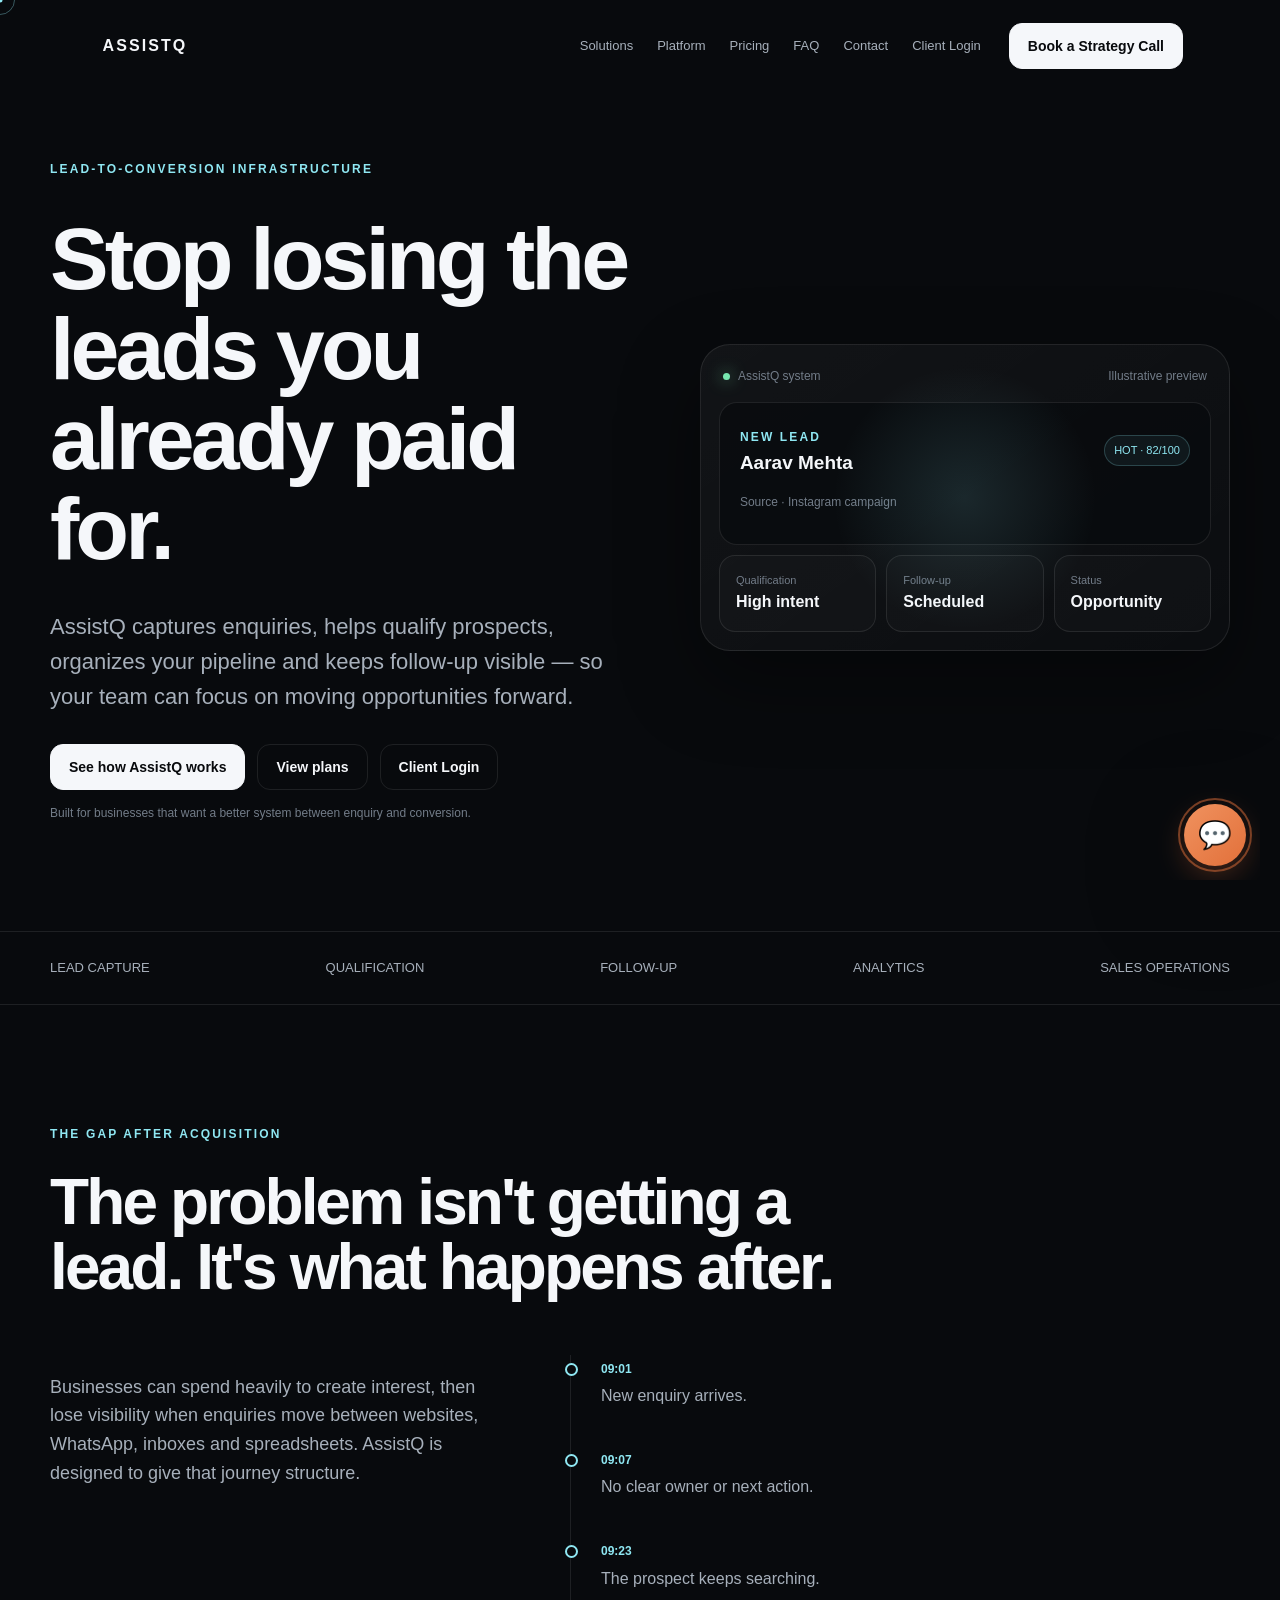
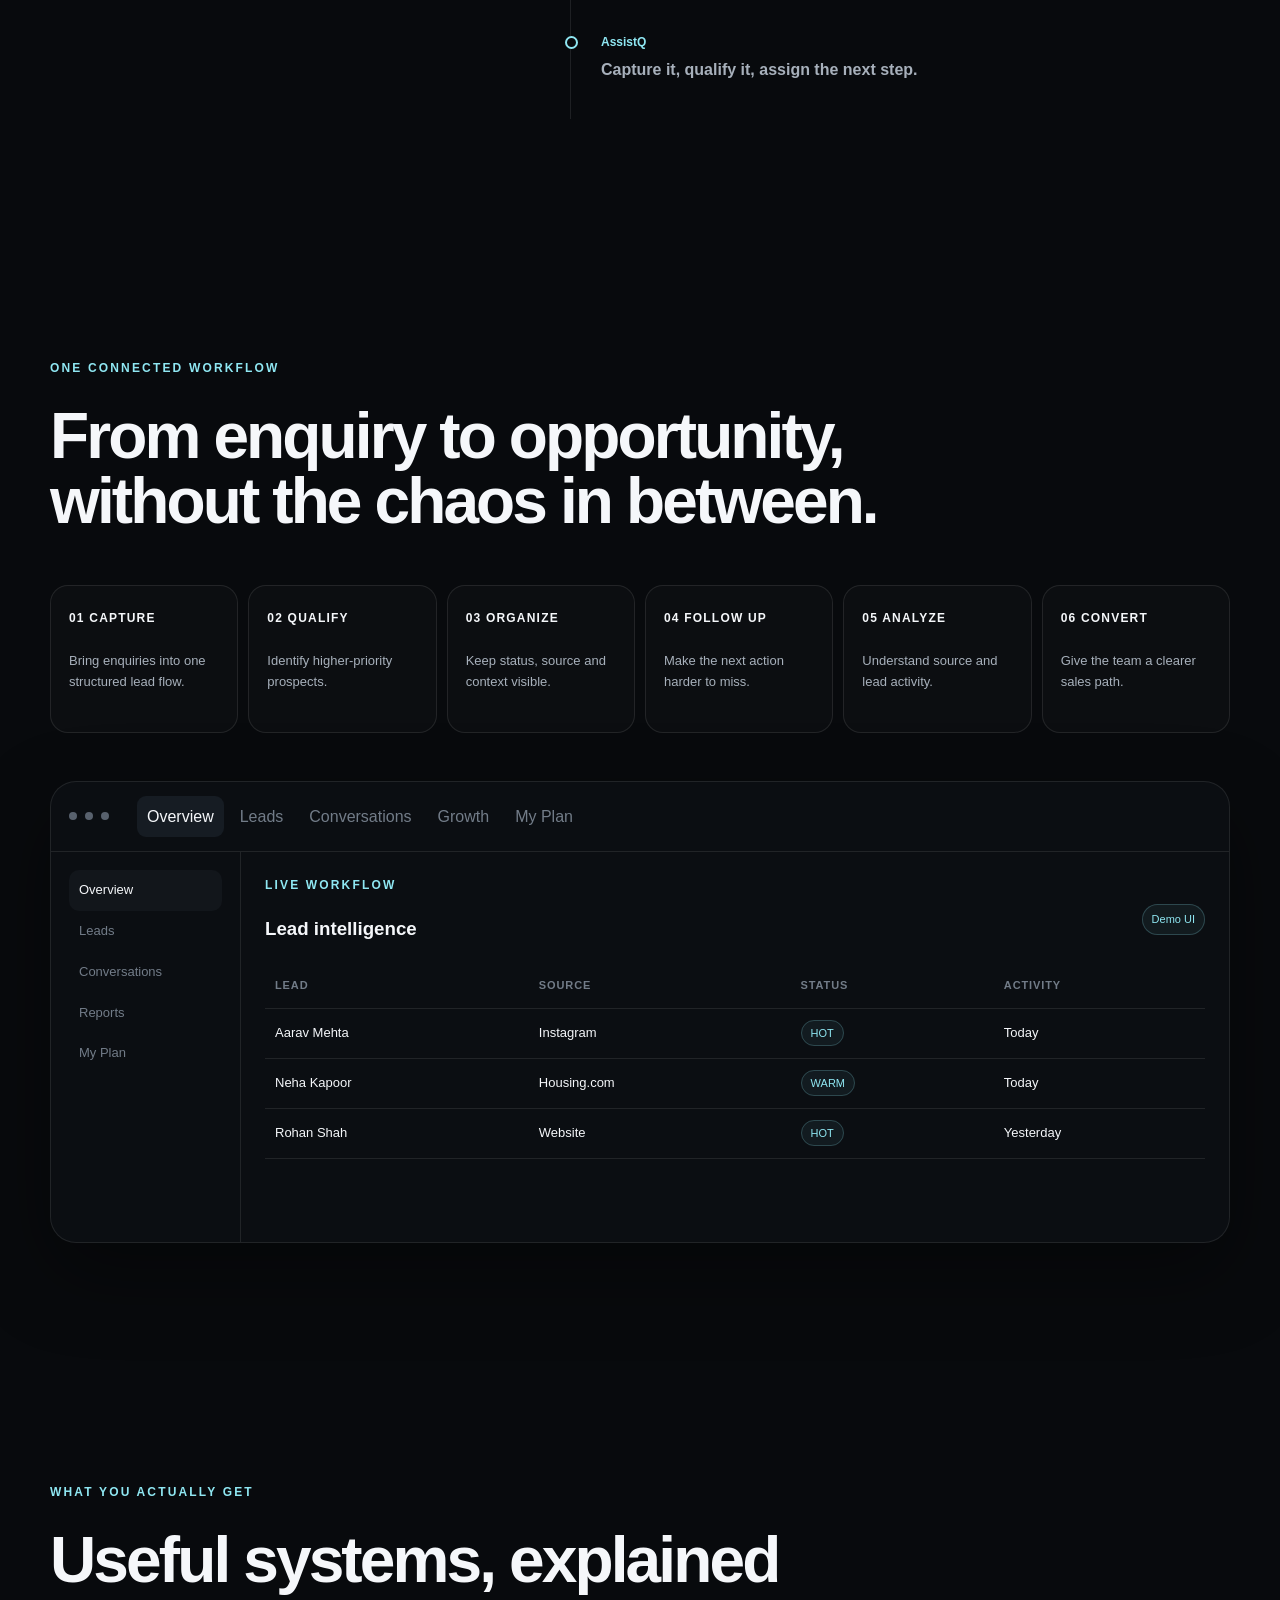
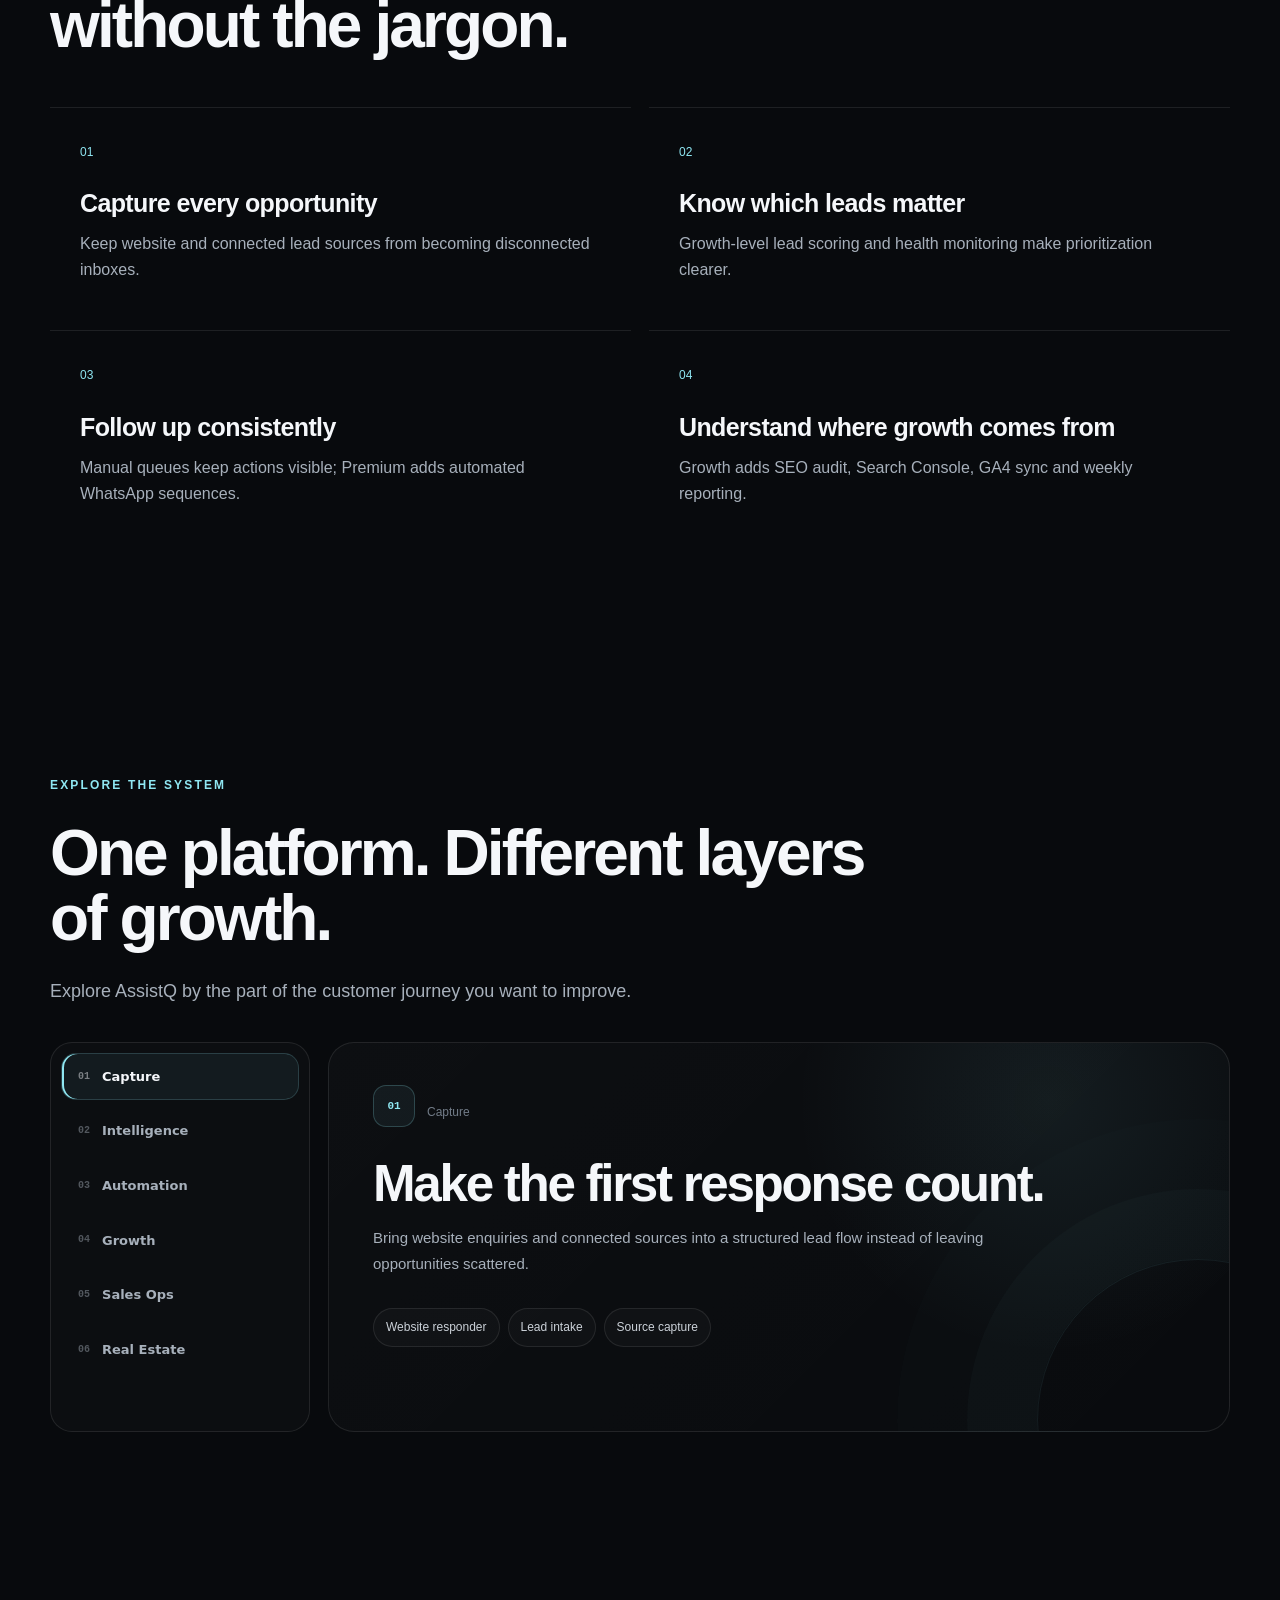
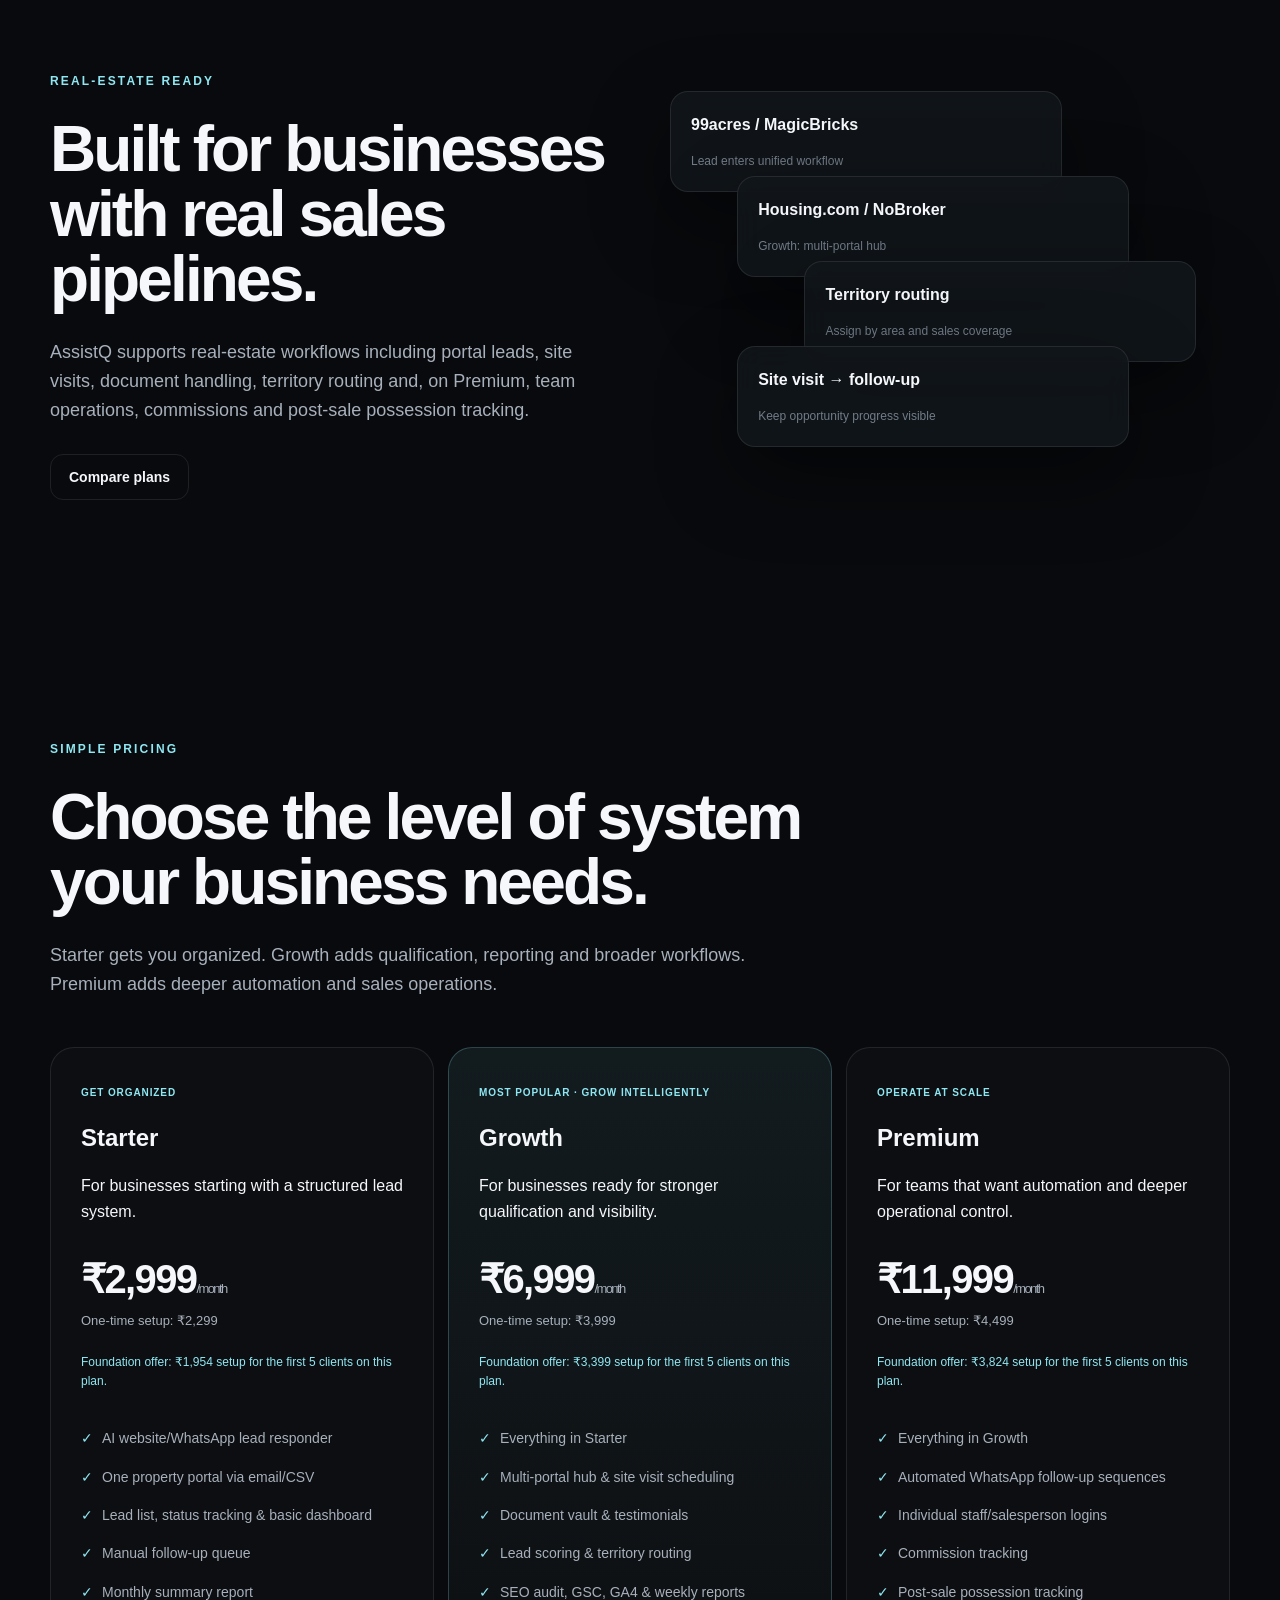
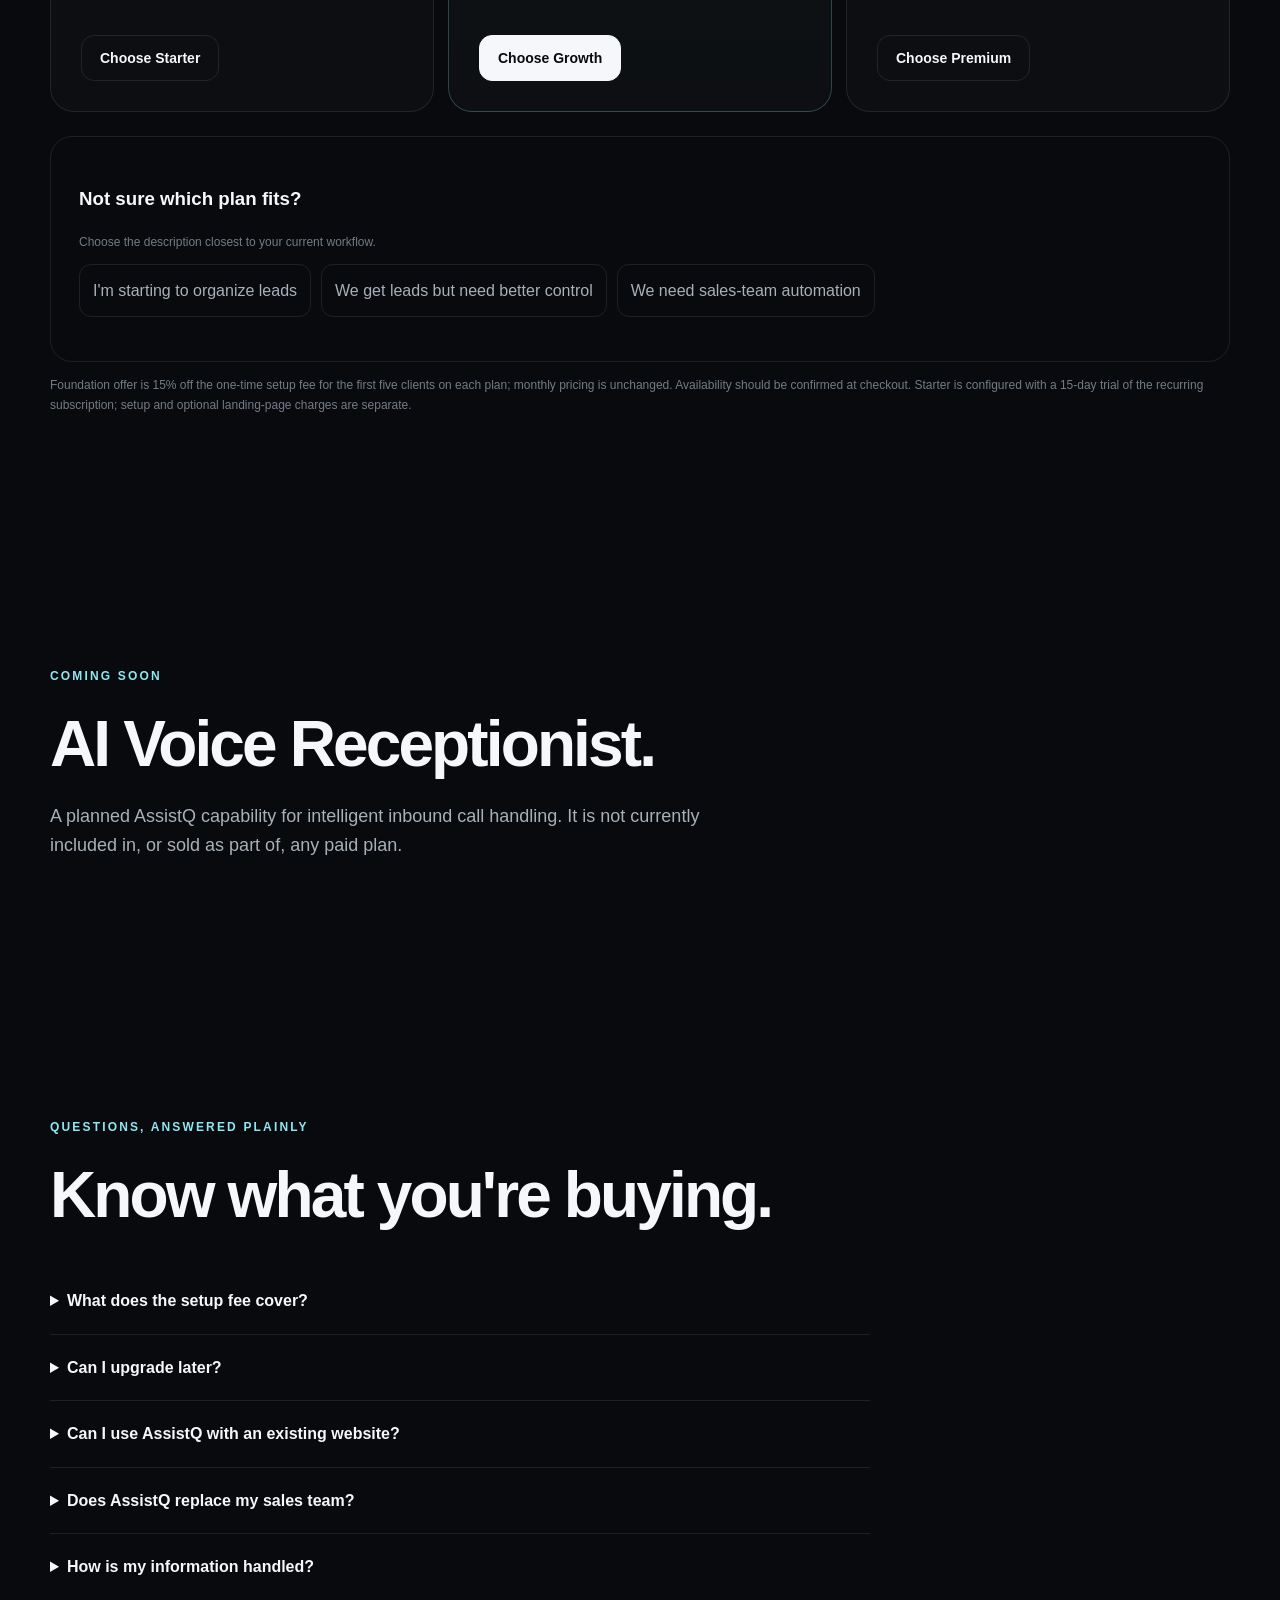
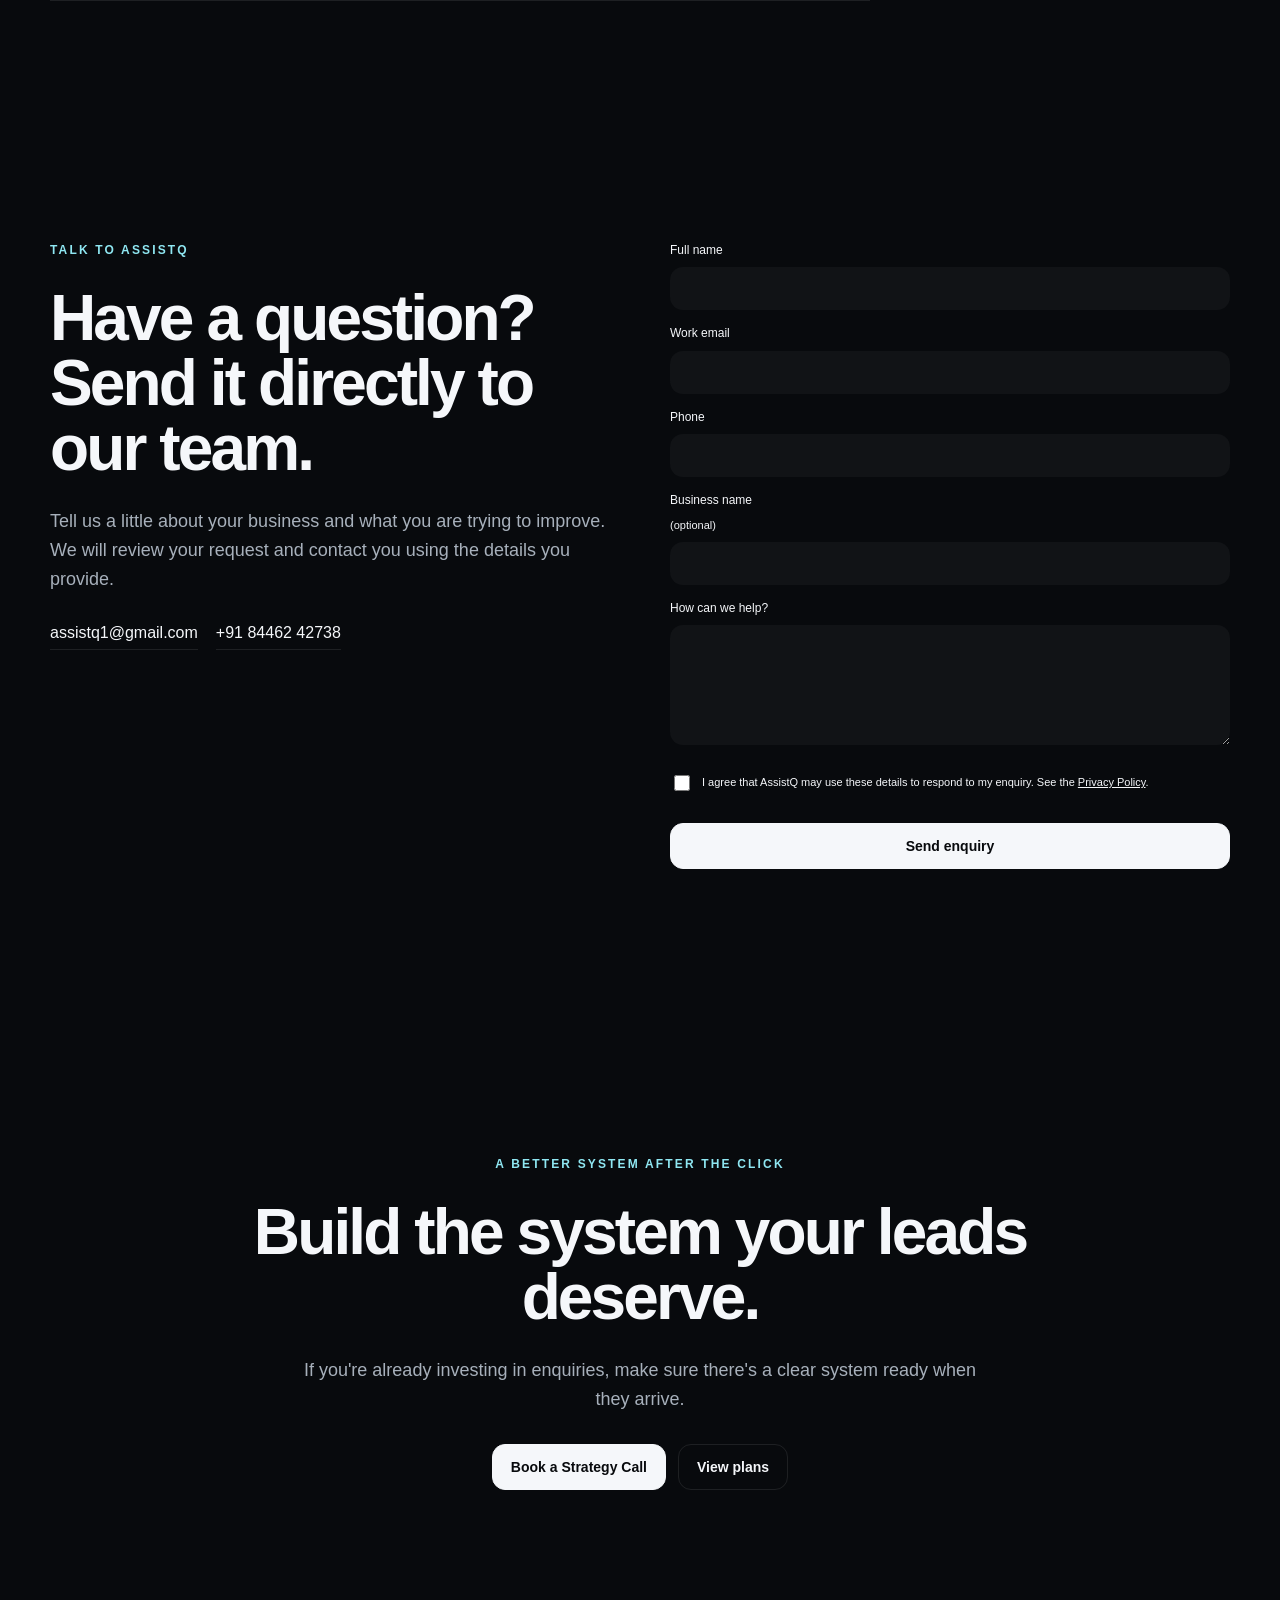
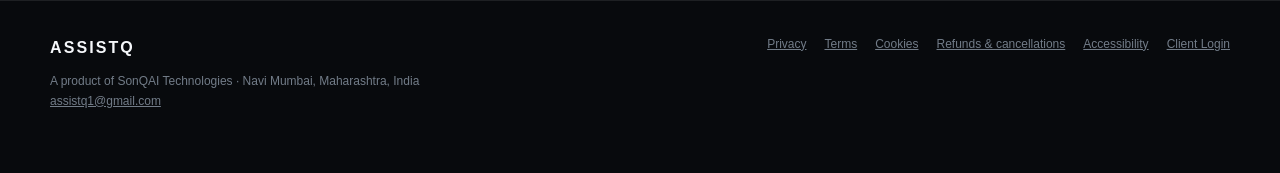
<file: index.html>
<!doctype html><html lang="en-IN"><head><meta charset="utf-8"><meta name="viewport" content="width=device-width,initial-scale=1"><title>AssistQ — Lead-to-Conversion System for Growing Businesses</title><meta name="description" content="AssistQ helps businesses capture, qualify, organize and follow up with leads through one practical growth system."><link rel="canonical" href="https://www.assistq.in/"><meta name="theme-color" content="#080a0d"><link rel="icon" href="favicon.svg"><link rel="stylesheet" href="styles.css"><meta property="og:title" content="AssistQ — From enquiry to opportunity"><meta property="og:description" content="A clearer system for capturing, qualifying, organizing and following up with leads."><meta property="og:type" content="website"><meta property="og:url" content="https://www.assistq.in/"><script type="application/ld+json">{"@context":"https://schema.org","@type":"Organization","name":"AssistQ","url":"https://www.assistq.in/","email":"assistq1@gmail.com","parentOrganization":{"@type":"Organization","name":"SonQAI Technologies"}}</script></head><body>
<a class="skip" href="#main">Skip to main content</a><div class="cursorDot"></div><div class="cursorRing"></div>
<nav class="nav" aria-label="Primary"><a class="brand" href="#top" aria-label="AssistQ home">ASSISTQ</a><div class="navlinks"><a href="#solutions">Solutions</a><a href="#platform">Platform</a><a href="#pricing">Pricing</a><a href="#faq">FAQ</a><a href="#contact">Contact</a><a class="navLogin" href="https://app.assistq.in/" rel="noopener">Client Login</a></div><a class="btn primary" href="#demo" data-open-form="demo">Book a Strategy Call</a></nav>
<main id="main"><section class="hero" id="top"><div class="wrap heroGrid"><div class="reveal"><div class="eyebrow">Lead-to-conversion infrastructure</div><h1>Stop losing the leads you already paid for.</h1><p class="lead">AssistQ captures enquiries, helps qualify prospects, organizes your pipeline and keeps follow-up visible — so your team can focus on moving opportunities forward.</p><div class="actions"><a class="btn primary" href="#platform">See how AssistQ works</a><a class="btn" href="#pricing">View plans</a><a class="btn ghost" href="https://app.assistq.in/" rel="noopener">Client Login</a></div><p class="micro">Built for businesses that want a better system between enquiry and conversion.</p></div><div class="command reveal" aria-label="Illustrative AssistQ product preview"><div class="topline"><span><i class="dot"></i>AssistQ system</span><span>Illustrative preview</span></div><div class="leadcard"><div class="row"><div><span class="eyebrow">New lead</span><strong>Aarav Mehta</strong></div><span class="pill">HOT · 82/100</span></div><p class="micro">Source · Instagram campaign</p></div><div class="metricGrid"><div class="metric"><span>Qualification</span><b>High intent</b></div><div class="metric"><span>Follow-up</span><b>Scheduled</b></div><div class="metric"><span>Status</span><b>Opportunity</b></div></div></div></div></section>
<div class="strip"><div class="wrap stripin" aria-label="Core capabilities"><span>LEAD CAPTURE</span><span>QUALIFICATION</span><span>FOLLOW-UP</span><span>ANALYTICS</span><span>SALES OPERATIONS</span></div></div>
<section class="section" id="solutions"><div class="wrap"><div class="eyebrow">The gap after acquisition</div><h2 class="reveal">The problem isn't getting a lead. It's what happens after.</h2><div class="story"><p class="sectionIntro reveal">Businesses can spend heavily to create interest, then lose visibility when enquiries move between websites, WhatsApp, inboxes and spreadsheets. AssistQ is designed to give that journey structure.</p><div class="timeline reveal"><div class="event"><time>09:01</time><p>New enquiry arrives.</p></div><div class="event"><time>09:07</time><p>No clear owner or next action.</p></div><div class="event"><time>09:23</time><p>The prospect keeps searching.</p></div><div class="event"><time>AssistQ</time><p><strong>Capture it, qualify it, assign the next step.</strong></p></div></div></div></div></section>
<section class="section" id="platform"><div class="wrap"><div class="eyebrow">One connected workflow</div><h2 class="reveal">From enquiry to opportunity, without the chaos in between.</h2><div class="systemFlow reveal"><div class="node"><b>01 CAPTURE</b><p>Bring enquiries into one structured lead flow.</p></div><div class="node"><b>02 QUALIFY</b><p>Identify higher-priority prospects.</p></div><div class="node"><b>03 ORGANIZE</b><p>Keep status, source and context visible.</p></div><div class="node"><b>04 FOLLOW UP</b><p>Make the next action harder to miss.</p></div><div class="node"><b>05 ANALYZE</b><p>Understand source and lead activity.</p></div><div class="node"><b>06 CONVERT</b><p>Give the team a clearer sales path.</p></div></div>
<div class="dashboard reveal"><div class="dashbar"><i></i><i></i><i></i><div class="tabs" role="tablist" aria-label="Product preview sections"><button class="tab active" data-tab="Overview">Overview</button><button class="tab" data-tab="Leads">Leads</button><button class="tab" data-tab="Conversations">Conversations</button><button class="tab" data-tab="Growth">Growth</button><button class="tab" data-tab="My Plan">My Plan</button></div></div><div class="dashbody"><aside class="dashside"><div class="on">Overview</div><div>Leads</div><div>Conversations</div><div>Reports</div><div>My Plan</div></aside><div class="dashmain"><div class="row"><div><div class="eyebrow">Live workflow</div><h3>Lead intelligence</h3></div><span class="pill">Demo UI</span></div><table class="table"><thead><tr><th>Lead</th><th>Source</th><th>Status</th><th>Activity</th></tr></thead><tbody id="demoRows"><tr><td>Aarav Mehta</td><td>Instagram</td><td><span class="pill">HOT</span></td><td>Today</td></tr><tr><td>Neha Kapoor</td><td>Housing.com</td><td><span class="pill">WARM</span></td><td>Today</td></tr><tr><td>Rohan Shah</td><td>Website</td><td><span class="pill">HOT</span></td><td>Yesterday</td></tr></tbody></table></div></div></div></div></section>
<section class="section"><div class="wrap"><div class="eyebrow">What you actually get</div><h2 class="reveal">Useful systems, explained without the jargon.</h2><div class="featureGrid"><div class="feature reveal"><span class="n">01</span><h3>Capture every opportunity</h3><p>Keep website and connected lead sources from becoming disconnected inboxes.</p></div><div class="feature reveal"><span class="n">02</span><h3>Know which leads matter</h3><p>Growth-level lead scoring and health monitoring make prioritization clearer.</p></div><div class="feature reveal"><span class="n">03</span><h3>Follow up consistently</h3><p>Manual queues keep actions visible; Premium adds automated WhatsApp sequences.</p></div><div class="feature reveal"><span class="n">04</span><h3>Understand where growth comes from</h3><p>Growth adds SEO audit, Search Console, GA4 sync and weekly reporting.</p></div></div></div></section>

<section class="section" id="service-explorer">
<div class="wrap">
  <div class="eyebrow">Explore the system</div>
  <h2 class="reveal">One platform. Different layers of growth.</h2>
  <p class="sectionIntro reveal">Explore AssistQ by the part of the customer journey you want to improve.</p>
  <div class="serviceExplorer reveal" data-service-explorer>
    <div class="serviceRail" role="tablist" aria-label="AssistQ service categories">
      <button class="serviceTab active" role="tab" aria-selected="true" data-service="capture"><span>01</span> Capture</button>
      <button class="serviceTab" role="tab" aria-selected="false" data-service="intelligence"><span>02</span> Intelligence</button>
      <button class="serviceTab" role="tab" aria-selected="false" data-service="automation"><span>03</span> Automation</button>
      <button class="serviceTab" role="tab" aria-selected="false" data-service="growth"><span>04</span> Growth</button>
      <button class="serviceTab" role="tab" aria-selected="false" data-service="sales"><span>05</span> Sales Ops</button>
      <button class="serviceTab" role="tab" aria-selected="false" data-service="realestate"><span>06</span> Real Estate</button>
    </div>
    <div class="serviceStage" aria-live="polite">
      <div class="servicePanel active" data-panel="capture">
        <div class="servicePanelTop"><span class="serviceIcon">01</span><span class="micro">Capture</span></div>
        <h3>Make the first response count.</h3>
        <p>Bring website enquiries and connected sources into a structured lead flow instead of leaving opportunities scattered.</p>
        <div class="serviceMiniGrid"><span>Website responder</span><span>Lead intake</span><span>Source capture</span></div>
      </div>
      <div class="servicePanel" data-panel="intelligence">
        <div class="servicePanelTop"><span class="serviceIcon">02</span><span class="micro">Intelligence</span></div>
        <h3>See which opportunities deserve attention.</h3>
        <p>Growth adds lead scoring, health monitoring and richer context so your team can prioritize more deliberately.</p>
        <div class="serviceMiniGrid"><span>Lead scoring</span><span>Lead health</span><span>Context</span></div>
      </div>
      <div class="servicePanel" data-panel="automation">
        <div class="servicePanelTop"><span class="serviceIcon">03</span><span class="micro">Automation</span></div>
        <h3>Keep follow-up moving.</h3>
        <p>Premium adds automated WhatsApp follow-up sequences while the core platform keeps manual next actions visible.</p>
        <div class="serviceMiniGrid"><span>WhatsApp sequences</span><span>Follow-up queue</span><span>Reminders</span></div>
      </div>
      <div class="servicePanel" data-panel="growth">
        <div class="servicePanelTop"><span class="serviceIcon">04</span><span class="micro">Growth</span></div>
        <h3>Understand where your opportunities come from.</h3>
        <p>Growth adds SEO audit, Search Console, GA4 sync and weekly reporting for clearer acquisition visibility.</p>
        <div class="serviceMiniGrid"><span>SEO audit</span><span>GSC</span><span>GA4</span></div>
      </div>
      <div class="servicePanel" data-panel="sales">
        <div class="servicePanelTop"><span class="serviceIcon">05</span><span class="micro">Sales Operations</span></div>
        <h3>Give the team a shared operating layer.</h3>
        <p>Premium adds individual salesperson logins, commission tracking and deeper sales-operation controls.</p>
        <div class="serviceMiniGrid"><span>Staff logins</span><span>Commissions</span><span>Team workflow</span></div>
      </div>
      <div class="servicePanel" data-panel="realestate">
        <div class="servicePanelTop"><span class="serviceIcon">06</span><span class="micro">Real Estate</span></div>
        <h3>Built around property-sales workflows.</h3>
        <p>Connect portal leads, manage site visits, route opportunities by territory and keep post-sale work visible.</p>
        <div class="serviceMiniGrid"><span>Portals</span><span>Site visits</span><span>Territories</span></div>
      </div>
    </div>
  </div>
</div>
</section>

<section class="section"><div class="wrap realestate"><div><div class="eyebrow">Real-estate ready</div><h2 class="reveal">Built for businesses with real sales pipelines.</h2><p class="sectionIntro">AssistQ supports real-estate workflows including portal leads, site visits, document handling, territory routing and, on Premium, team operations, commissions and post-sale possession tracking.</p><div class="actions"><a class="btn" href="#pricing">Compare plans</a></div></div><div class="portalStack reveal" aria-label="Supported real-estate workflow examples"><div class="portal"><b>99acres / MagicBricks</b><div class="micro">Lead enters unified workflow</div></div><div class="portal"><b>Housing.com / NoBroker</b><div class="micro">Growth: multi-portal hub</div></div><div class="portal"><b>Territory routing</b><div class="micro">Assign by area and sales coverage</div></div><div class="portal"><b>Site visit → follow-up</b><div class="micro">Keep opportunity progress visible</div></div></div></div></section>
<section class="section" id="pricing"><div class="wrap"><div class="eyebrow">Simple pricing</div><h2 class="reveal">Choose the level of system your business needs.</h2><p class="sectionIntro">Starter gets you organized. Growth adds qualification, reporting and broader workflows. Premium adds deeper automation and sales operations.</p><div class="pricing">
<article class="plan reveal" data-live-plan="starter"><span class="badge">GET ORGANIZED</span><h3>Starter</h3><p>For businesses starting with a structured lead system.</p><div class="price"><span data-monthly>₹2,999</span><small>/month</small></div><div class="setup">One-time setup: <span data-setup>₹2,299</span></div><div class="found" data-found>Foundation offer: ₹1,954 setup for the first 5 clients on this plan.</div><ul><li>AI website/WhatsApp lead responder</li><li>One property portal via email/CSV</li><li>Lead list, status tracking & basic dashboard</li><li>Manual follow-up queue</li><li>Monthly summary report</li></ul><a class="btn" href="payment.html?plan=starter">Choose Starter</a></article>
<article class="plan pop reveal" data-live-plan="growth"><span class="badge">MOST POPULAR · GROW INTELLIGENTLY</span><h3>Growth</h3><p>For businesses ready for stronger qualification and visibility.</p><div class="price"><span data-monthly>₹6,999</span><small>/month</small></div><div class="setup">One-time setup: <span data-setup>₹3,999</span></div><div class="found" data-found>Foundation offer: ₹3,399 setup for the first 5 clients on this plan.</div><ul><li>Everything in Starter</li><li>Multi-portal hub & site visit scheduling</li><li>Document vault & testimonials</li><li>Lead scoring & territory routing</li><li>SEO audit, GSC, GA4 & weekly reports</li></ul><a class="btn primary" href="payment.html?plan=growth">Choose Growth</a></article>
<article class="plan reveal" data-live-plan="premium"><span class="badge">OPERATE AT SCALE</span><h3>Premium</h3><p>For teams that want automation and deeper operational control.</p><div class="price"><span data-monthly>₹11,999</span><small>/month</small></div><div class="setup">One-time setup: <span data-setup>₹4,499</span></div><div class="found" data-found>Foundation offer: ₹3,824 setup for the first 5 clients on this plan.</div><ul><li>Everything in Growth</li><li>Automated WhatsApp follow-up sequences</li><li>Individual staff/salesperson logins</li><li>Commission tracking</li><li>Post-sale possession tracking</li></ul><a class="btn" href="payment.html?plan=premium">Choose Premium</a></article></div>
<div class="decision reveal"><h3>Not sure which plan fits?</h3><p class="micro">Choose the description closest to your current workflow.</p><div class="choices"><button class="choice" data-plan="Starter" data-reason="you want to structure lead capture and follow-up first.">I'm starting to organize leads</button><button class="choice" data-plan="Growth" data-reason="you already get leads and need better qualification, reporting and routing.">We get leads but need better control</button><button class="choice" data-plan="Premium" data-reason="you have a sales team and need automation and operational depth.">We need sales-team automation</button></div><div class="recommend" aria-live="polite"></div></div><p class="micro">Foundation offer is 15% off the one-time setup fee for the first five clients on each plan; monthly pricing is unchanged. Availability should be confirmed at checkout. Starter is configured with a 15-day trial of the recurring subscription; setup and optional landing-page charges are separate.</p></div></section>
<section class="section"><div class="wrap"><div class="eyebrow">Coming soon</div><h2 class="reveal">AI Voice Receptionist.</h2><p class="sectionIntro">A planned AssistQ capability for intelligent inbound call handling. It is not currently included in, or sold as part of, any paid plan.</p></div></section>
<section class="section" id="faq"><div class="wrap"><div class="eyebrow">Questions, answered plainly</div><h2 class="reveal">Know what you're buying.</h2><div class="faq"><details><summary>What does the setup fee cover?</summary><p>It covers the initial onboarding and configuration work required to prepare your AssistQ system for your business. Any separate optional service is shown before payment.</p></details><details><summary>Can I upgrade later?</summary><p>Yes. Features are structured by plan, so a business can move to a higher plan when it needs more capability.</p></details><details><summary>Can I use AssistQ with an existing website?</summary><p>Yes. The lead responder can be deployed on an existing website. If you do not have a website, an optional hosted landing page is currently priced at ₹2,999 one-time.</p></details><details><summary>Does AssistQ replace my sales team?</summary><p>No. AssistQ is designed to give the team a better workflow for lead capture, qualification, follow-up and visibility.</p></details><details><summary>How is my information handled?</summary><p>We aim to collect only data needed to respond to requests, provide the service, process payment and meet legal obligations. See the Privacy Policy for details.</p></details></div></div></section>
<section class="section contactSection" id="contact">
<div class="wrap contactGrid">
<div class="reveal"><div class="eyebrow">Talk to AssistQ</div><h2>Have a question? Send it directly to our team.</h2><p class="sectionIntro">Tell us a little about your business and what you are trying to improve. We will review your request and contact you using the details you provide.</p><div class="contactMeta"><a href="mailto:assistq1@gmail.com">assistq1@gmail.com</a><a href="tel:+918446242738">+91 84462 42738</a></div></div>
<form class="contactForm reveal" data-form-type="contact" novalidate>
<label>Full name<input name="name" autocomplete="name" required></label>
<label>Work email<input type="email" name="email" autocomplete="email" required></label>
<label>Phone<input type="tel" name="phone" autocomplete="tel" required></label>
<label>Business name <span>(optional)</span><input name="businessName" autocomplete="organization"></label>
<label>How can we help?<textarea name="message" rows="5" required></textarea></label>
<label class="consent"><input type="checkbox" name="consent" required><span>I agree that AssistQ may use these details to respond to my enquiry. See the <a href="privacy.html">Privacy Policy</a>.</span></label>
<button class="btn primary" type="submit">Send enquiry</button><p class="formStatus" aria-live="polite"></p>
</form></div></section>

<div class="modal" id="demo" hidden role="dialog" aria-modal="true" aria-labelledby="demoTitle">
<div class="modalBackdrop" data-close-modal></div><div class="modalCard">
<button class="modalClose" type="button" aria-label="Close demo request" data-close-modal>×</button>
<div class="eyebrow">Book a Strategy Call</div><h2 id="demoTitle">Let's understand your lead flow.</h2><p class="sectionIntro">Share a few details and we will contact you to arrange a suitable demo call.</p>
<form class="contactForm" data-form-type="demo" novalidate>
<label>Full name<input name="name" autocomplete="name" required></label>
<label>Work email<input type="email" name="email" autocomplete="email" required></label>
<label>Phone<input type="tel" name="phone" autocomplete="tel" required></label>
<label>Business name <span>(optional)</span><input name="businessName" autocomplete="organization"></label>
<label>What are you interested in?<select name="plan"><option value="Not sure yet">Not sure yet</option><option>Starter</option><option>Growth</option><option>Premium</option></select></label>
<label class="consent"><input type="checkbox" name="consent" required><span>I agree that AssistQ may use these details to contact me about this request. See the <a href="privacy.html">Privacy Policy</a>.</span></label>
<button class="btn primary" type="submit">Request my demo</button><p class="formStatus" aria-live="polite"></p>
</form></div></div>

<section class="section final"><div class="wrap"><div class="eyebrow">A better system after the click</div><h2>Build the system your leads deserve.</h2><p class="sectionIntro" style="margin-inline:auto">If you're already investing in enquiries, make sure there's a clear system ready when they arrive.</p><div class="actions" style="justify-content:center"><a class="btn primary" href="#demo" data-open-form="demo">Book a Strategy Call</a><a class="btn" href="#pricing">View plans</a></div></div></section></main>
<div class="assistq-chat-shell" aria-label="AssistQ live assistant">
  <iframe title="AssistQ AI assistant" src="assistq-chatbot.html?clientId=assistq-site&dashboardUrl=https%3A%2F%2Fapp.assistq.in&businessName=AssistQ" loading="lazy"></iframe>
</div>

<footer class="footer"><div class="wrap footgrid"><div><a class="brand" href="#top">ASSISTQ</a><p class="fine">A product of SonQAI Technologies · Navi Mumbai, Maharashtra, India<br><a href="mailto:assistq1@gmail.com">assistq1@gmail.com</a></p></div><div class="footlinks"><a href="privacy.html">Privacy</a><a href="terms.html">Terms</a><a href="cookies.html">Cookies</a><a href="refund.html">Refunds & cancellations</a><a href="accessibility.html">Accessibility</a><a href="https://app.assistq.in/" rel="noopener">Client Login</a></div></div></footer><script src="site.js" defer></script></body></html>
</file>
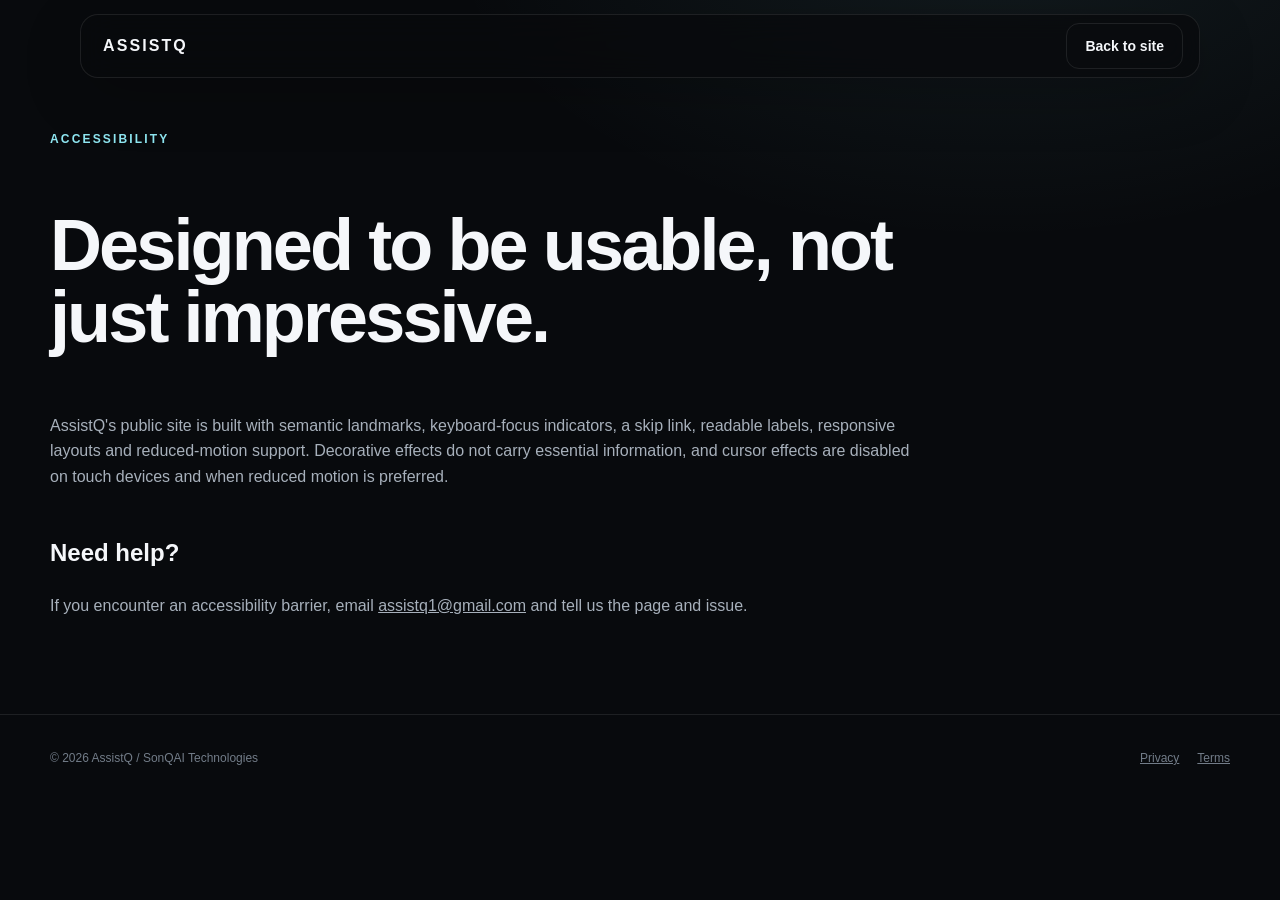
<file: accessibility.html>
<!doctype html><html lang="en-IN"><head><meta charset="utf-8"><meta name="viewport" content="width=device-width,initial-scale=1"><title>Accessibility — AssistQ</title><link rel="stylesheet" href="styles.css"></head><body><a class="skip" href="#main">Skip to content</a><nav class="nav scrolled"><a class="brand" href="index.html">ASSISTQ</a><a class="btn" style="margin-left:auto" href="index.html">Back to site</a></nav><main id="main" class="legal"><div class="wrap"><article><div class="eyebrow">Accessibility</div><h1>Designed to be usable, not just impressive.</h1><p>AssistQ's public site is built with semantic landmarks, keyboard-focus indicators, a skip link, readable labels, responsive layouts and reduced-motion support. Decorative effects do not carry essential information, and cursor effects are disabled on touch devices and when reduced motion is preferred.</p><h2>Need help?</h2><p>If you encounter an accessibility barrier, email <a href="mailto:assistq1@gmail.com?subject=Accessibility%20feedback">assistq1@gmail.com</a> and tell us the page and issue.</p></article></div></main><footer class="footer"><div class="wrap footgrid"><div class="fine">© 2026 AssistQ / SonQAI Technologies</div><div class="footlinks"><a href="privacy.html">Privacy</a><a href="terms.html">Terms</a></div></div></footer></body></html>
</file>
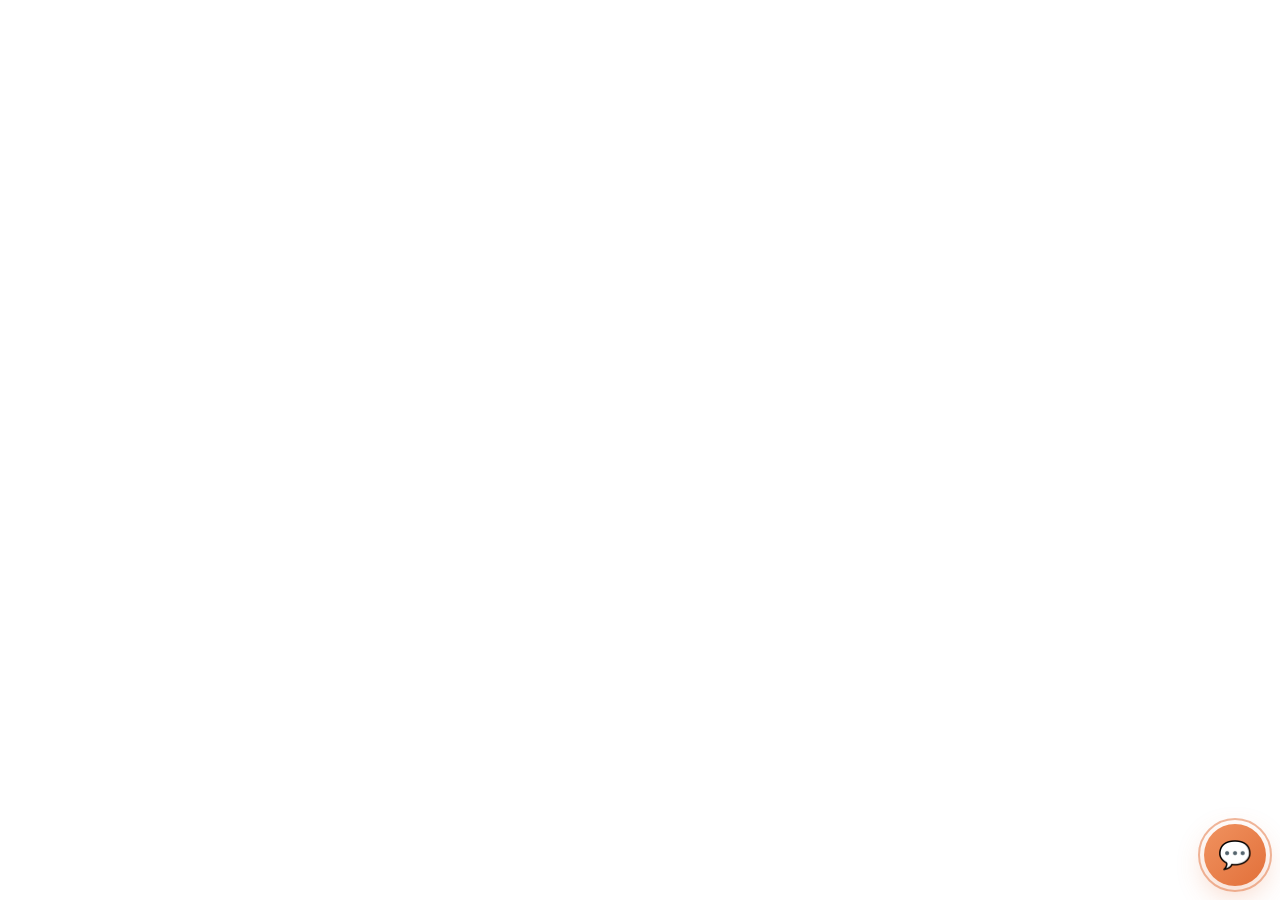
<file: assistq-chatbot.html>
<!DOCTYPE html>
<html lang="en">
<head>
<meta charset="UTF-8" />
<meta name="viewport" content="width=device-width, initial-scale=1.0" />
<title>Chat widget</title>
<link rel="preconnect" href="https://fonts.googleapis.com">
<link rel="preconnect" href="https://fonts.gstatic.com" crossorigin>
<link href="https://fonts.googleapis.com/css2?family=Manrope:wght@400;500;600;700;800&display=swap" rel="stylesheet">
<style>
  /* ============================================================
     WIDGET-ONLY BUILD
     This is the same chat launcher + panel as public/chatbot.html,
     with the landing page (hero, listings, testimonials, etc.)
     removed. It is meant to run INSIDE the small iframe that
     embed.js injects into a client's own website — not to be
     opened directly as a page.

     RE-BRAND HOOK — change these per client if their brand colors
     differ from the AssistQ defaults. Prefer doing this with the
     ?accent= / ?ink= URL params from embed.js instead of editing
     this file, so one file still serves every client.
     ============================================================ */
  :root {
    --ink: #14213d;
    --accent: #e2703a;
    --accent-2: #f0925f;
    --bg: #fdfaf6;
    --surface: #ffffff;
    --border: #eae4da;
    --bubble-bot: #f1ede6;
    --bubble-user: #14213d;
    --font-body: "Manrope", -apple-system, "Segoe UI", sans-serif;
    --accent-glow: rgba(226,112,58,0.28);
  }
  * { box-sizing: border-box; margin: 0; padding: 0; }
  html, body { height: 100%; background: transparent; }
  body { font-family: var(--font-body); color: var(--ink); -webkit-font-smoothing: antialiased; overflow: hidden; }

  /* Positioned ABSOLUTE (not fixed) — this file only ever renders
     inside its own small iframe, and embed.js resizes that iframe
     itself, so the widget just fills whatever box it's given. */
  #launcher {
    position: absolute; bottom: 14px; right: 14px;
    width: 62px; height: 62px; border-radius: 50%;
    background: linear-gradient(135deg, var(--accent-2), var(--accent)); color: white;
    display: flex; align-items: center; justify-content: center;
    font-size: 27px; cursor: pointer; border: none;
    box-shadow: 0 10px 28px var(--accent-glow);
    transition: transform .2s ease;
  }
  #launcher::before {
    content: ""; position: absolute; inset: -6px; border-radius: 50%;
    border: 2px solid var(--accent); opacity: 0.5;
    animation: launcherPulse 2.6s ease-out infinite;
  }
  #launcher:hover { transform: scale(1.06); }
  @keyframes launcherPulse { 0%{ transform: scale(0.9); opacity: 0.6; } 100%{ transform: scale(1.35); opacity: 0; } }

  #panel {
    position: absolute; bottom: 14px; right: 14px;
    width: 360px; max-width: calc(100vw - 20px); height: calc(100vh - 20px); max-height: 640px;
    background: var(--bg); border-radius: 20px;
    box-shadow: 0 24px 60px -10px rgba(20,33,61,0.35);
    display: none; flex-direction: column; overflow: hidden;
    border: 1px solid var(--border);
  }
  #panel.open { display: flex; animation: panelIn .25s ease; }
  @keyframes panelIn { from { opacity: 0; transform: translateY(10px) scale(.98); } to { opacity: 1; transform: translateY(0) scale(1); } }
  #header {
    background: linear-gradient(135deg, var(--ink), #1c2f57);
    color: white; padding: 18px; font-weight: 700; font-size: 15px;
    display: flex; align-items: center; gap: 10px; flex-shrink: 0;
  }
  #header::before { content: "●"; color: #6adf8a; font-size: 9px; filter: drop-shadow(0 0 4px #6adf8a); }
  #header span { display: block; font-weight: 400; font-size: 12px; opacity: 0.65; margin-top: 3px; }
  #closeBtn { margin-left: auto; background: none; border: none; color: white; opacity: 0.75; font-size: 18px; cursor: pointer; line-height: 1; }
  #closeBtn:hover { opacity: 1; }
  #messages { flex: 1; overflow-y: auto; padding: 16px; display: flex; flex-direction: column; gap: 11px; }
  .msg { max-width: 82%; padding: 11px 14px; border-radius: 16px; font-size: 14px; line-height: 1.45; animation: msgIn .25s ease; }
  @keyframes msgIn { from { opacity: 0; transform: translateY(6px); } to { opacity: 1; transform: translateY(0); } }
  .msg.bot { background: var(--bubble-bot); color: var(--ink); align-self: flex-start; border-bottom-left-radius: 4px; box-shadow: 0 2px 8px rgba(20,33,61,0.06); }
  .msg.user { background: linear-gradient(135deg, var(--bubble-user), #1c2f57); color: white; align-self: flex-end; border-bottom-right-radius: 4px; }
  .msg.error { background: #fdecea; color: #a12622; align-self: flex-start; font-family: ui-monospace, monospace; font-size: 12px; }
  #inputRow { display: flex; padding: 12px; gap: 9px; border-top: 1px solid var(--border); background: var(--surface); flex-shrink: 0; }
  #textInput { flex: 1; border: 1px solid var(--border); border-radius: 20px; padding: 11px 15px; font-size: 14px; outline: none; font-family: var(--font-body); transition: border-color .15s ease; min-width: 0; }
  #textInput:focus { border-color: var(--accent); }
  #sendBtn { background: linear-gradient(135deg, var(--accent-2), var(--accent)); color: white; border: none; border-radius: 20px; padding: 0 20px; font-size: 14px; font-weight: 700; cursor: pointer; transition: opacity .15s ease; }
  #sendBtn:disabled { opacity: 0.45; cursor: not-allowed; }

  .optionsRow { display: flex; flex-wrap: wrap; gap: 8px; padding: 0 16px 12px; flex-shrink: 0; }
  .optionBtn {
    background: var(--surface); color: var(--ink); border: 1.5px solid var(--accent);
    border-radius: 16px; padding: 8px 15px; font-size: 13px; cursor: pointer;
    transition: background .15s ease, color .15s ease, transform .15s ease;
  }
  .optionBtn:hover { background: var(--accent); color: white; transform: translateY(-1px); }

  @media (max-width: 480px) {
    #panel { right: 10px; bottom: 10px; width: calc(100vw - 20px); }
  }
</style>
</head>
<body>

<button id="launcher">💬</button>

<div id="panel">
  <div id="header">
    <span id="headerTitle">Chat with us</span>
    <span id="subheader">Usually replies in a few seconds</span>
    <button id="closeBtn" title="Close">✕</button>
  </div>
  <div id="messages"></div>
  <div id="optionsContainer"></div>
  <div id="inputRow">
    <input id="textInput" type="text" placeholder="Type a message..." />
    <button id="sendBtn">Send</button>
  </div>
</div>

<script>
// ============ CONFIG — everything here comes from the URL, set by embed.js ============
// This file is never edited per client. embed.js builds the iframe src with
// these params so one widget.html serves every client, same pattern as
// public/chatbot.html's ?clientId=&dashboardUrl= support.
const params = new URLSearchParams(window.location.search);
const CONFIG = {
  webhookUrl: "",
  dashboardUrl: (params.get("dashboardUrl") || "https://app.assistq.in").replace(/\/$/, ""),
  clientId: params.get("clientId") || "assistq-site",
  businessName: params.get("businessName") || "This Business",
  greeting: "Hi! 👋 What's your name?",
  questions: [
    { key: "name",  options: null },
    { key: "phone", options: null },
    { key: "email", options: null },
    { key: "purpose", options: ["Buying", "Renting"] },
    { key: "location", options: null },
    { key: "configuration", options: ["1BHK", "2BHK", "3BHK", "4BHK"] },
    { key: "budget", options: ["Under ₹50L", "₹50L-1Cr", "₹1Cr-2Cr", "₹2Cr+"] },
    { key: "timeline", options: ["Immediately", "1-3 months", "3-6 months", "Just exploring"] }
  ]
};
if (!CONFIG.webhookUrl && CONFIG.dashboardUrl) CONFIG.webhookUrl = CONFIG.dashboardUrl + "/api/chatbot";

// Optional light re-brand via URL, e.g. &accent=%23c9573f&ink=%23150f04
const accent = params.get("accent");
const ink = params.get("ink");
if (accent) document.documentElement.style.setProperty("--accent", accent);
if (ink) document.documentElement.style.setProperty("--ink", ink);

if (!CONFIG.clientId) {
  document.body.innerHTML = "";
  console.warn("ASSISTQ widget: no clientId given in the embed snippet — nothing will render.");
}

function readUTM() {
  // The widget lives in an iframe, so UTM params are on the HOST page's URL,
  // not this iframe's URL. embed.js reads window.top's URL and forwards them
  // in as ?utm_source=&utm_medium=&utm_campaign= on THIS iframe's src instead.
  return {
    source: (params.get("utm_source") || "").trim(),
    medium: (params.get("utm_medium") || "").trim(),
    campaign: (params.get("utm_campaign") || "").trim()
  };
}
const utm = readUTM();

let conversation = [];
let knownFields = {};
let isComplete = false;
let awaitingLocalField = null;
const leadId = "lead_" + Date.now() + "_" + Math.random().toString(36).slice(2, 8);

const launcher = document.getElementById("launcher");
const panel = document.getElementById("panel");
const messagesEl = document.getElementById("messages");
const optionsContainer = document.getElementById("optionsContainer");
const textInput = document.getElementById("textInput");
const sendBtn = document.getElementById("sendBtn");
const closeBtn = document.getElementById("closeBtn");

// Tell the parent page (via embed.js) to resize the iframe so the panel
// isn't clipped, and so the rest of the host page stays clickable while
// the panel is closed.
function notifyParent(open) {
  window.parent.postMessage({ assistqWidget: true, open: !!open }, "*");
}

async function loadAssistQClientConfig(){
  if(!CONFIG.dashboardUrl || !CONFIG.clientId) return;
  try{
    const r=await fetch(CONFIG.dashboardUrl+"/api/public/client-config?clientId="+encodeURIComponent(CONFIG.clientId),{cache:"no-store"});
    if(!r.ok){ CONFIG.subscriptionActive=false; return; }
    const data=await r.json();
    CONFIG.subscriptionActive = data.subscription?.active !== false;
    if(!CONFIG.subscriptionActive) return;
    if(data.businessName) CONFIG.businessName=data.businessName;
    if(data.assistant?.name) document.getElementById("headerTitle").textContent = "Chat with " + data.assistant.name;
    if(data.assistant?.greeting) CONFIG.greeting=data.assistant.greeting;
    if(Array.isArray(data.assistant?.questions) && data.assistant.questions.length) CONFIG.questions=data.assistant.questions;
  }catch(e){ console.debug("ASSISTQ client config unavailable",e); }
}

async function openPanel() {
  panel.classList.add("open");
  notifyParent(true);
  if (conversation.length === 0) {
    await loadAssistQClientConfig();
    if (CONFIG.subscriptionActive === false) { addMessage("error", "This assistant is temporarily unavailable. Please contact the business."); return; }
    addMessage("bot", CONFIG.greeting);
    conversation.push({ role: "assistant", content: CONFIG.greeting });
    bridgeEvent("assistant", CONFIG.greeting);
    showOptionsIfAny();
  }
}
function closePanel() {
  panel.classList.remove("open");
  notifyParent(false);
}

launcher.addEventListener("click", () => {
  if (panel.classList.contains("open")) closePanel(); else openPanel();
});
closeBtn.addEventListener("click", closePanel);

sendBtn.addEventListener("click", () => sendMessage());
textInput.addEventListener("keydown", (e) => { if (e.key === "Enter") sendMessage(); });

function normaliseBotReply(value) {
  if (value && typeof value === "object") {
    return String(value.reply || value.message || value.text || "Got it, thanks!");
  }
  const text = String(value ?? "").trim();
  try {
    const parsed = JSON.parse(text);
    if (parsed && typeof parsed === "object") {
      const nested = parsed.json && typeof parsed.json === "object" ? parsed.json : parsed;
      return String(nested.reply || nested.message || nested.text || text);
    }
  } catch (_) {}
  return text;
}

function addMessage(sender, text) {
  const div = document.createElement("div");
  div.className = "msg " + sender;
  div.textContent = text;
  messagesEl.appendChild(div);
  messagesEl.scrollTop = messagesEl.scrollHeight;
  return div;
}

const RENT_BUDGET_OPTIONS = ["Under ₹20k/mo", "₹20k–40k/mo", "₹40k–80k/mo", "₹80k+/mo"];
function optionsFor(q) {
  // The "budget" question means very different things for a renter vs a buyer —
  // once we know which, swap in the matching range instead of always showing
  // purchase-price buckets.
  if (q.key === "budget" && String(knownFields.purpose || "").toLowerCase().includes("rent")) {
    return RENT_BUDGET_OPTIONS;
  }
  return q.options;
}
function showOptionsIfAny() {
  optionsContainer.innerHTML = "";
  const nextQ = CONFIG.questions.find(q => !knownFields[q.key]);
  const opts = nextQ ? optionsFor(nextQ) : null;
  if (!nextQ || !opts || !opts.length) return;
  const row = document.createElement("div");
  row.className = "optionsRow";
  opts.forEach(opt => {
    const btn = document.createElement("button");
    btn.className = "optionBtn";
    btn.textContent = opt;
    btn.onclick = () => sendMessage(opt);
    row.appendChild(btn);
  });
  optionsContainer.appendChild(row);
}

async function bridgeEvent(role, content) {
  if (!CONFIG.dashboardUrl) return;
  try {
    await fetch(CONFIG.dashboardUrl + "/api/bridge/conversation", {
      method: "POST",
      headers: { "Content-Type": "application/json" },
      body: JSON.stringify({ leadId, event: { role, content, at: new Date().toISOString() }, fields: knownFields, utm, clientId: CONFIG.clientId, businessName: CONFIG.businessName }),
      keepalive: true
    });
  } catch (e) { console.debug("ASSISTQ dashboard bridge unavailable", e); }
}

async function bridgeLead() {
  if (!CONFIG.dashboardUrl) return;
  try {
    await fetch(CONFIG.dashboardUrl + "/api/bridge/lead", {
      method: "POST",
      headers: { "Content-Type": "application/json" },
      body: JSON.stringify({ conversationId: leadId, fields: knownFields, messages: conversation, utm, clientId: CONFIG.clientId, businessName: CONFIG.businessName }),
      keepalive: true
    });
  } catch (e) { console.debug("ASSISTQ dashboard lead bridge unavailable", e); }
}

async function submitLead() {
  if (CONFIG.subscriptionActive === false) { addMessage("error", "This assistant is temporarily unavailable. Please contact the business."); return; }
  await bridgeLead();
  try {
    const res = await fetch(CONFIG.webhookUrl, { method: "POST", headers: { "Content-Type": "application/json", "Accept": "application/json" }, body: JSON.stringify({ action: "submit", leadId, fields: knownFields, utm, clientId: CONFIG.clientId, businessName: CONFIG.businessName }) });
    const rawText = await res.text();
    let data; try { data = JSON.parse(rawText); } catch (e) { data = null; }
    if (!data || data.status !== "success") addMessage("error", "Lead submit failed: " + (data ? data.message : rawText.slice(0, 300)));
    else addMessage("bot", "✅ Saved! Thanks — we'll be in touch shortly.");
  } catch (err) { addMessage("error", "Submit request failed: " + err.message); }
}

async function sendMessage(optionText) {
  if (CONFIG.subscriptionActive === false) { addMessage("error", "This assistant is temporarily unavailable. Please contact the business."); return; }
  const text = optionText || textInput.value.trim();
  if (!text || isComplete) return;

  if (awaitingLocalField) {
    if (awaitingLocalField === "email" && !/^[^\s@]+@[^\s@]+\.[^\s@]+$/.test(text)) { addMessage("error", "Please enter a valid email address."); return; }
    const field = awaitingLocalField;
    knownFields[field] = text;
    addMessage("user", text);
    conversation.push({ role: "user", content: text });
    bridgeEvent("user", text);
    textInput.value = "";
    awaitingLocalField = null;
    const missing = ["name", "phone", "email"].find(k => !String(knownFields[k] || "").trim());
    if (missing) {
      awaitingLocalField = missing;
      const prompt = missing === "email" ? "Before I save this enquiry, what is the best email address to reach you?" : `Before I save this enquiry, could you share your ${missing}?`;
      addMessage("bot", prompt); conversation.push({ role: "assistant", content: prompt }); bridgeEvent("assistant", prompt);
    } else {
      addMessage("bot", "Thanks! I have everything I need. Let me save your enquiry.");
      conversation.push({ role: "assistant", content: "Thanks! I have everything I need. Let me save your enquiry." });
      bridgeEvent("assistant", "Thanks! I have everything I need. Let me save your enquiry.");
      isComplete = true;
      await submitLead();
    }
    return;
  }

  optionsContainer.innerHTML = "";
  addMessage("user", text);
  conversation.push({ role: "user", content: text });
  bridgeEvent("user", text);
  textInput.value = "";
  sendBtn.disabled = true;
  const typingEl = addMessage("bot", "...");

  try {
    const res = await fetch(CONFIG.webhookUrl, { method: "POST", headers: { "Content-Type": "application/json", "Accept": "application/json" }, body: JSON.stringify({ action: "chat", leadId, messages: conversation, knownFields, clientId: CONFIG.clientId, dashboardUrl: CONFIG.dashboardUrl, businessName: CONFIG.businessName }) });
    const rawText = await res.text();
    let data;
    try { data = JSON.parse(rawText); } catch (parseErr) {
      typingEl.remove(); addMessage("error", "Chat service returned an invalid response. Please contact the site administrator."); sendBtn.disabled = false; return;
    }
    if (data.status === "error") { typingEl.remove(); addMessage("error", "Backend error: " + data.message); sendBtn.disabled = false; return; }

    typingEl.remove();
    const safeReply = normaliseBotReply(data.reply);
    addMessage("bot", safeReply);
    conversation.push({ role: "assistant", content: safeReply });
    knownFields = data.fields || knownFields;
    bridgeEvent("assistant", safeReply);

    if (data.complete && !isComplete) {
      const missing = ["name", "phone", "email"].find(k => !String(knownFields[k] || "").trim());
      if (missing) {
        awaitingLocalField = missing;
        const prompt = missing === "email" ? "Before I save this enquiry, what is the best email address to reach you?" : `Before I save this enquiry, could you share your ${missing}?`;
        addMessage("bot", prompt); conversation.push({ role: "assistant", content: prompt }); bridgeEvent("assistant", prompt);
      } else { isComplete = true; await submitLead(); }
    } else { showOptionsIfAny(); }
  } catch (err) {
    typingEl.remove();
    addMessage("error", "Request failed: " + err.message + " (check the AssistQ backend connection and your internet connection)");
  }
  sendBtn.disabled = false;
  textInput.focus();
}

// Diagnostics — console only.
(function diagnostics() {
  const warn = (msg) => console.warn("%cASSISTQ widget:", "color:#e2703a;font-weight:bold", msg);
  if (!CONFIG.clientId) warn("No clientId set — add data-client=\"your-client-id\" to the embed.js <script> tag.");
})();
</script>
</body>
</html>
</file>
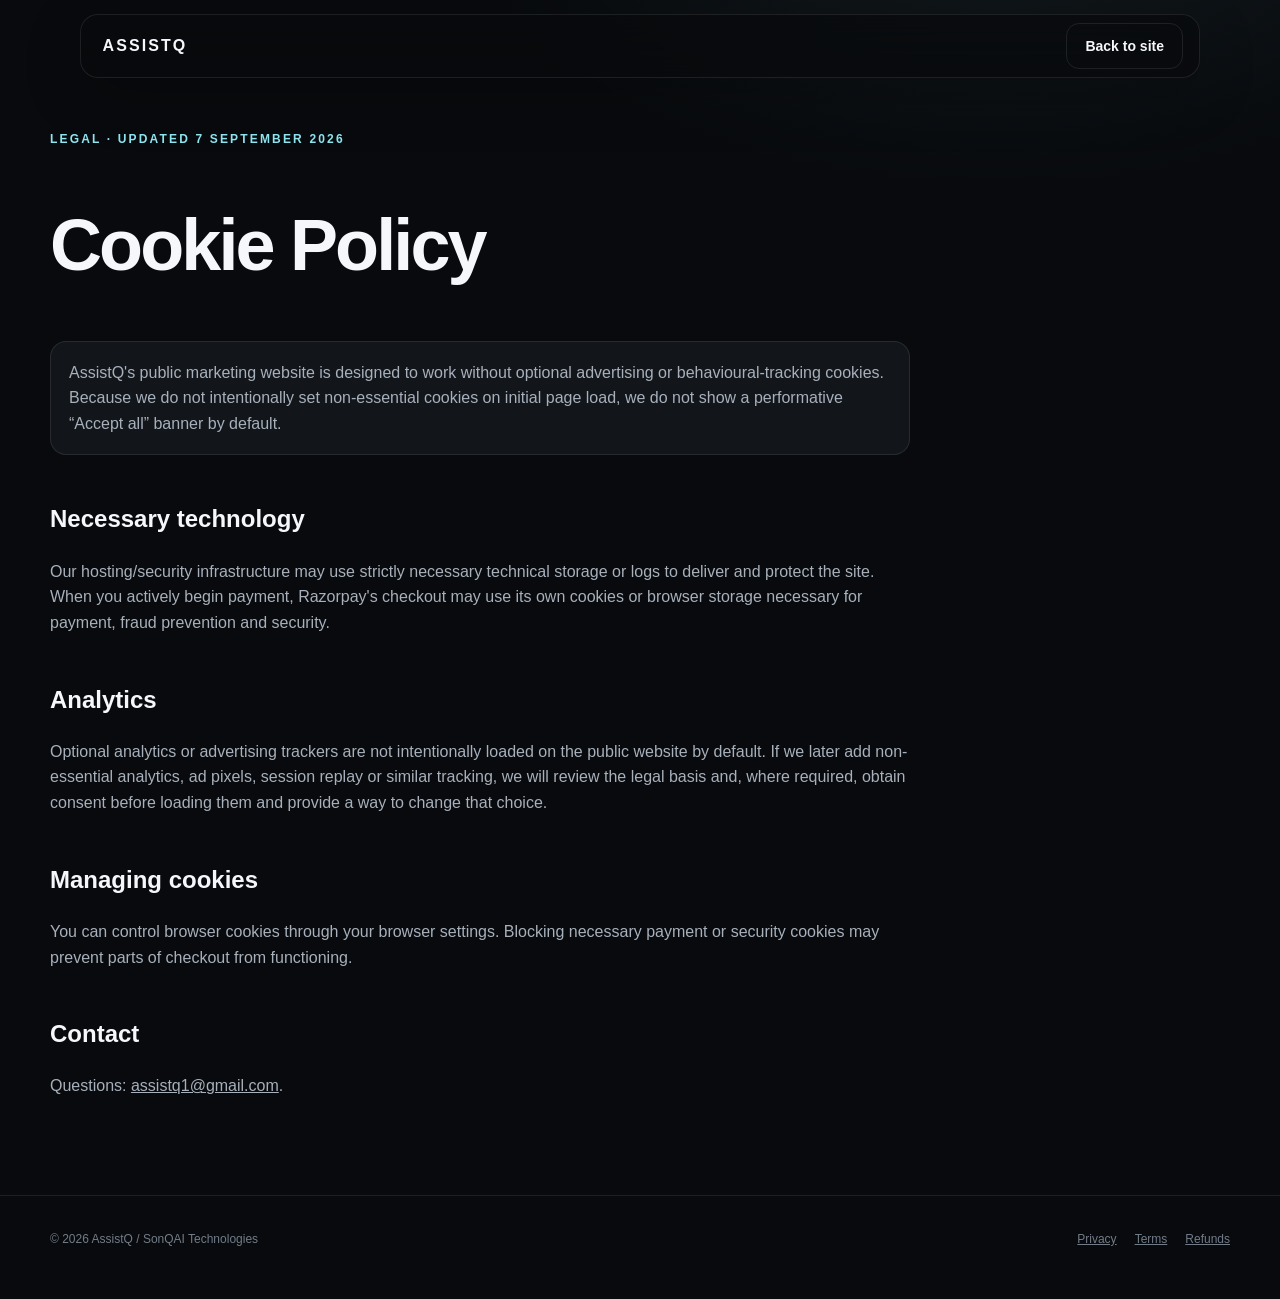
<file: cookies.html>
<!doctype html><html lang="en-IN"><head><meta charset="utf-8"><meta name="viewport" content="width=device-width,initial-scale=1"><title>Cookie Policy — AssistQ</title><link rel="stylesheet" href="styles.css"></head><body><a class="skip" href="#main">Skip to content</a><nav class="nav scrolled"><a class="brand" href="index.html">ASSISTQ</a><a class="btn" style="margin-left:auto" href="index.html">Back to site</a></nav><main id="main" class="legal"><div class="wrap"><article><div class="eyebrow">Legal · Updated 7 September 2026</div><h1>Cookie Policy</h1><p class="notice">AssistQ's public marketing website is designed to work without optional advertising or behavioural-tracking cookies. Because we do not intentionally set non-essential cookies on initial page load, we do not show a performative “Accept all” banner by default.</p><h2>Necessary technology</h2><p>Our hosting/security infrastructure may use strictly necessary technical storage or logs to deliver and protect the site. When you actively begin payment, Razorpay's checkout may use its own cookies or browser storage necessary for payment, fraud prevention and security.</p><h2>Analytics</h2><p>Optional analytics or advertising trackers are not intentionally loaded on the public website by default. If we later add non-essential analytics, ad pixels, session replay or similar tracking, we will review the legal basis and, where required, obtain consent before loading them and provide a way to change that choice.</p><h2>Managing cookies</h2><p>You can control browser cookies through your browser settings. Blocking necessary payment or security cookies may prevent parts of checkout from functioning.</p><h2>Contact</h2><p>Questions: <a href="mailto:assistq1@gmail.com">assistq1@gmail.com</a>.</p></article></div></main><footer class="footer"><div class="wrap footgrid"><div class="fine">© 2026 AssistQ / SonQAI Technologies</div><div class="footlinks"><a href="privacy.html">Privacy</a><a href="terms.html">Terms</a><a href="refund.html">Refunds</a></div></div></footer></body></html>
</file>
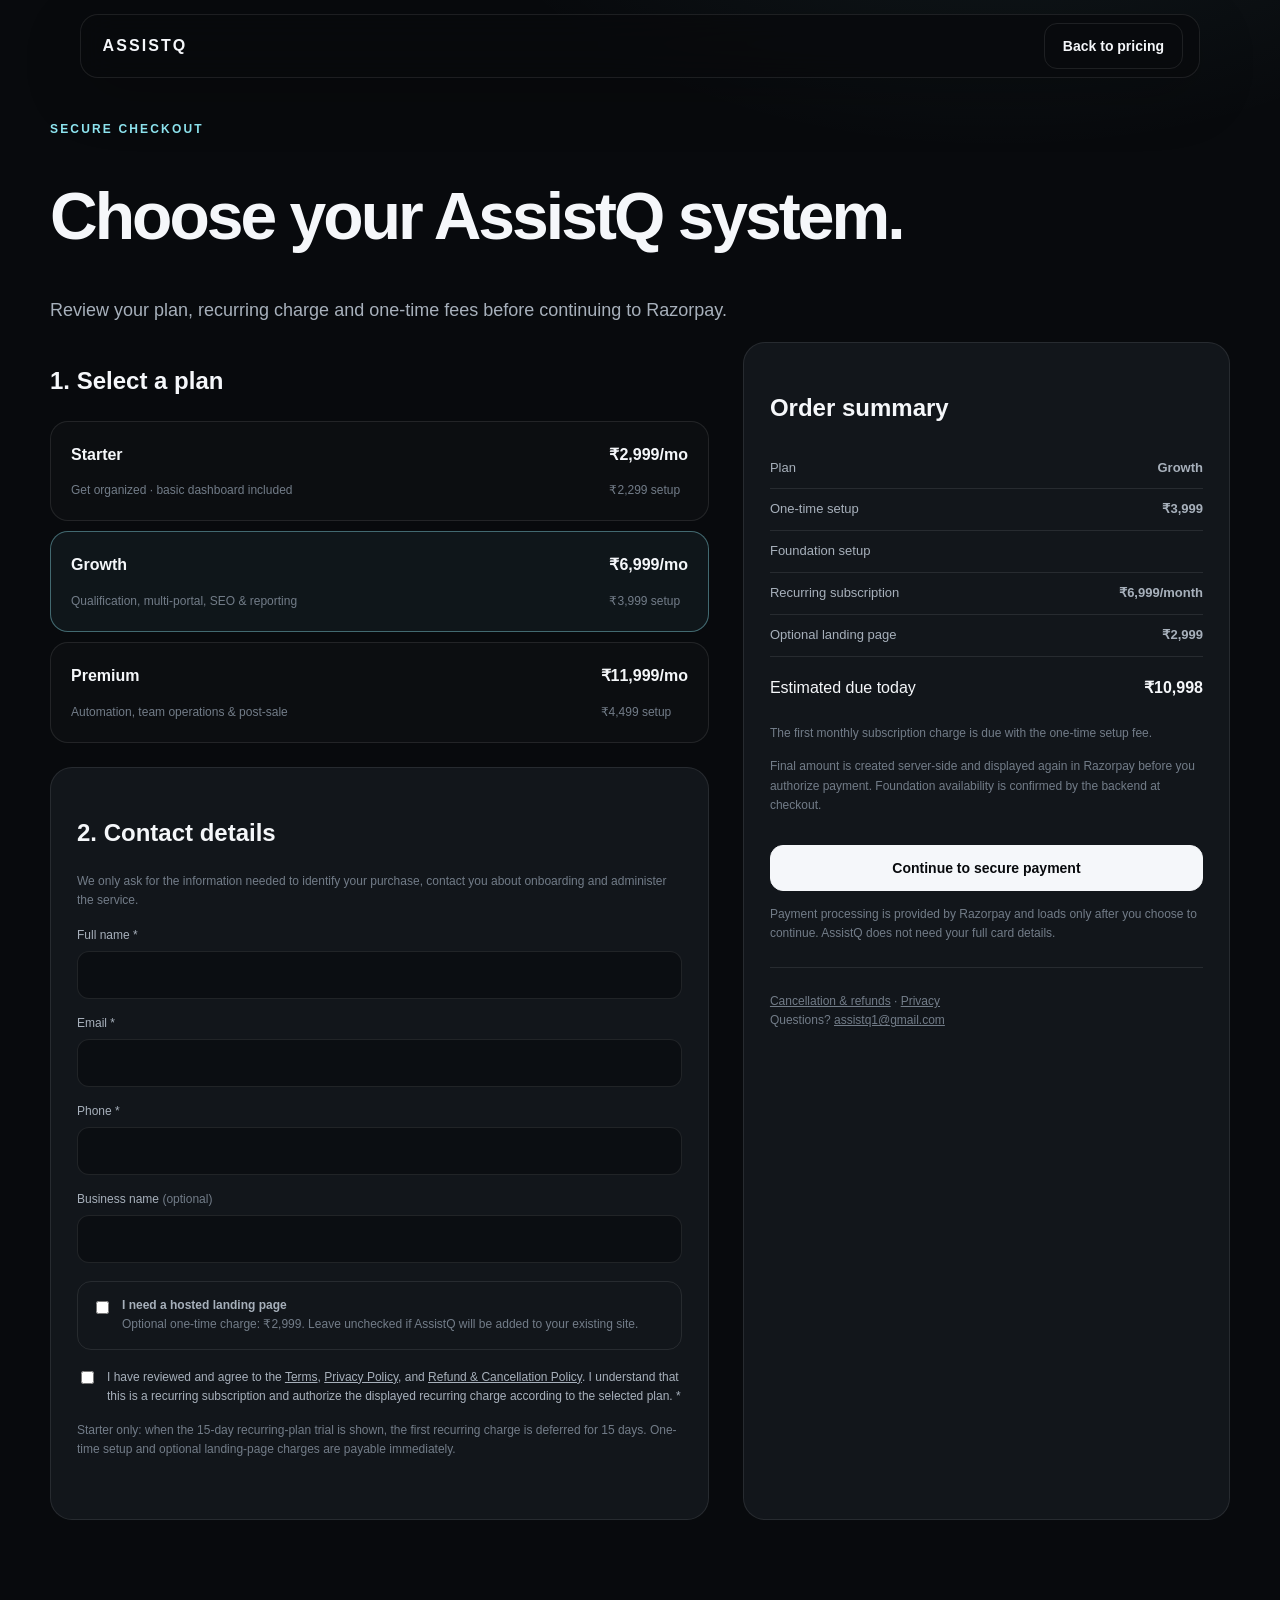
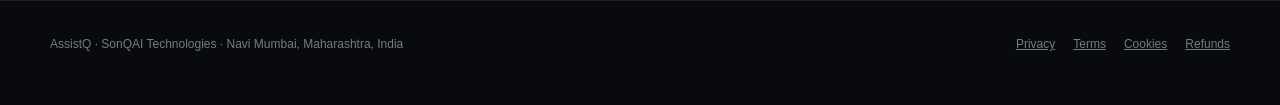
<file: payment.html>
<!doctype html><html lang="en-IN"><head><meta charset="utf-8"><meta name="viewport" content="width=device-width,initial-scale=1"><title>Choose your AssistQ plan</title><meta name="description" content="Choose an AssistQ plan and review charges before checkout."><meta name="robots" content="noindex,follow"><link rel="stylesheet" href="styles.css"><style>.checkout{padding:120px 0 80px}.checkoutGrid{display:grid;grid-template-columns:1.15fr .85fr;gap:34px}.checkout h1{font-size:clamp(40px,6vw,66px);letter-spacing:-.045em;line-height:1.03}.checkout .pricing{grid-template-columns:1fr}.planOption{padding:20px;border:1px solid var(--border);border-radius:18px;margin:10px 0;cursor:pointer;background:rgba(255,255,255,.02)}.planOption.selected{border-color:rgba(143,231,242,.4);background:rgba(143,231,242,.055)}.formbox,.summary{padding:26px;border:1px solid var(--border);border-radius:22px;background:var(--surface)}label{display:block;font-size:12px;color:var(--muted);margin:15px 0 6px}.field{width:100%;min-height:48px;padding:0 13px;color:var(--text);background:#0b0e12;border:1px solid var(--border);border-radius:12px}.sumrow{display:flex;justify-content:space-between;gap:20px;padding:10px 0;border-bottom:1px solid var(--border);color:var(--muted);font-size:13px}.sumrow.total{font-size:16px;color:var(--text);border:0;padding-top:18px}.full{width:100%;margin-top:18px}.error{min-height:22px;color:#ffb4b4;font-size:12px;margin-top:8px}.websiteOpt{display:flex;gap:10px;align-items:flex-start;margin:18px 0;padding:14px;border:1px solid var(--border);border-radius:14px}.websiteOpt input{margin-top:5px}@media(max-width:860px){.checkoutGrid{grid-template-columns:1fr}}</style></head><body><a class="skip" href="#main">Skip to content</a><nav class="nav scrolled"><a class="brand" href="index.html">ASSISTQ</a><a class="btn" style="margin-left:auto" href="index.html#pricing">Back to pricing</a></nav><main id="main" class="checkout"><div class="wrap"><div class="eyebrow">Secure checkout</div><h1>Choose your AssistQ system.</h1><p class="sectionIntro">Review your plan, recurring charge and one-time fees before continuing to Razorpay.</p><div class="checkoutGrid"><section aria-labelledby="plansHeading"><h2 id="plansHeading">1. Select a plan</h2><div class="planOption" tabindex="0" role="radio" aria-checked="false" data-plan="starter" data-monthly="2999" data-setup="2299" data-trial="true"><div class="row"><div><b>Starter</b><div class="micro">Get organized · basic dashboard included</div></div><div><b>₹2,999/mo</b><div class="micro">₹2,299 setup</div></div></div></div><div class="planOption selected" tabindex="0" role="radio" aria-checked="true" data-plan="growth" data-monthly="6999" data-setup="3999" data-trial="false"><div class="row"><div><b>Growth</b><div class="micro">Qualification, multi-portal, SEO & reporting</div></div><div><b>₹6,999/mo</b><div class="micro">₹3,999 setup</div></div></div></div><div class="planOption" tabindex="0" role="radio" aria-checked="false" data-plan="premium" data-monthly="11999" data-setup="4499" data-trial="false"><div class="row"><div><b>Premium</b><div class="micro">Automation, team operations & post-sale</div></div><div><b>₹11,999/mo</b><div class="micro">₹4,499 setup</div></div></div></div><div class="formbox" style="margin-top:24px"><h2>2. Contact details</h2><p class="micro">We only ask for the information needed to identify your purchase, contact you about onboarding and administer the service.</p><label for="fullName">Full name *</label><input class="field" id="fullName" name="fullName" autocomplete="name" required><label for="email">Email *</label><input class="field" id="email" name="email" type="email" autocomplete="email" required><label for="phone">Phone *</label><input class="field" id="phone" name="phone" type="tel" inputmode="tel" autocomplete="tel" required><label for="businessName">Business name <span class="micro">(optional)</span></label><input class="field" id="businessName" name="businessName" autocomplete="organization"><label class="websiteOpt"><input id="noWebsite" type="checkbox"><span><b>I need a hosted landing page</b><br><span class="micro">Optional one-time charge: ₹2,999. Leave unchecked if AssistQ will be added to your existing site.</span></span></label><label class="consent" style="margin-top:18px"><input id="legalConsent" type="checkbox" required><span>I have reviewed and agree to the <a href="terms.html" target="_blank" rel="noopener">Terms</a>, <a href="privacy.html" target="_blank" rel="noopener">Privacy Policy</a>, and <a href="refund.html" target="_blank" rel="noopener">Refund & Cancellation Policy</a>. I understand that this is a recurring subscription and authorize the displayed recurring charge according to the selected plan. *</span></label><p class="micro">Starter only: when the 15-day recurring-plan trial is shown, the first recurring charge is deferred for 15 days. One-time setup and optional landing-page charges are payable immediately.</p><div id="error" class="error" role="alert" aria-live="polite"></div></div></section><aside class="summary" aria-labelledby="summaryHeading"><h2 id="summaryHeading">Order summary</h2><div class="sumrow"><span>Plan</span><b id="sPlan">Growth</b></div><div class="sumrow"><span>One-time setup</span><b id="sSetup">₹3,999</b></div><div class="sumrow" id="offerRow" hidden><span>Foundation setup</span><b id="sOffer"></b></div><div class="sumrow"><span>Recurring subscription</span><b id="sMonthly">₹6,999/month</b></div><div class="sumrow" id="webRow" hidden><span>Optional landing page</span><b>₹2,999</b></div><div class="sumrow total"><span>Estimated due today</span><b id="sTotal">₹10,998</b></div><p class="micro" id="trialText"></p><p class="micro">Final amount is created server-side and displayed again in Razorpay before you authorize payment. Foundation availability is confirmed by the backend at checkout.</p><button class="btn primary full" id="payBtn" type="button">Continue to secure payment</button><p class="micro">Payment processing is provided by Razorpay and loads only after you choose to continue. AssistQ does not need your full card details.</p><hr style="border:0;border-top:1px solid var(--border);margin:24px 0"><div class="fine"><a href="refund.html">Cancellation & refunds</a> · <a href="privacy.html">Privacy</a><br>Questions? <a href="mailto:assistq1@gmail.com">assistq1@gmail.com</a></div></aside></div></div></main><footer class="footer"><div class="wrap footgrid"><div class="fine">AssistQ · SonQAI Technologies · Navi Mumbai, Maharashtra, India</div><div class="footlinks"><a href="privacy.html">Privacy</a><a href="terms.html">Terms</a><a href="cookies.html">Cookies</a><a href="refund.html">Refunds</a></div></div></footer><script>
const WEBSITE=2999, options=[...document.querySelectorAll('.planOption')];let selected=document.querySelector('.planOption.selected'),liveOffers={};
function money(n){return '₹'+Number(n).toLocaleString('en-IN')}
function choose(el){options.forEach(x=>{x.classList.toggle('selected',x===el);x.setAttribute('aria-checked',x===el?'true':'false')});selected=el;update()}
options.forEach(el=>{el.addEventListener('click',()=>choose(el));el.addEventListener('keydown',e=>{if(e.key==='Enter'||e.key===' '){e.preventDefault();choose(el)}})});
const q=new URLSearchParams(location.search).get('plan');if(q){const m=document.querySelector(`[data-plan="${q}"]`);if(m)choose(m)}
function update(){const p=selected.dataset.plan,monthly=+selected.dataset.monthly,setup=+selected.dataset.setup,trial=selected.dataset.trial==='true',web=document.querySelector('#noWebsite').checked,offer=liveOffers[p];sPlan.textContent=p[0].toUpperCase()+p.slice(1);sSetup.textContent=money(setup);sMonthly.textContent=money(monthly)+'/month';webRow.hidden=!web;offerRow.hidden=!offer?.active;if(offer?.active)sOffer.textContent=money(offer.discountedSetup);let effective=offer?.active?offer.discountedSetup:setup;let total=effective+(web?WEBSITE:0)+(trial?0:monthly);sTotal.textContent=money(total);trialText.textContent=trial?'Starter: recurring charge begins after the 15-day trial; one-time fees remain due today.':'The first monthly subscription charge is due with the one-time setup fee.'}
noWebsite.addEventListener('change',update);update();
(async()=>{try{const r=await fetch('https://app.assistq.in/api/public/plans',{headers:{Accept:'application/json'}});if(!r.ok)return;const d=await r.json();const ps=Array.isArray(d)?d:(d.plans||[]);ps.forEach(p=>{const k=String(p.key||p.id||p.name||'').toLowerCase(),el=document.querySelector(`[data-plan="${k}"]`);if(!el)return;if(p.monthly!=null)el.dataset.monthly=p.monthly;if(p.setup!=null)el.dataset.setup=p.setup;const o=p.foundationOffer||p.offer;if(o?.active)liveOffers[k]={active:true,discountedSetup:o.discountedSetup??o.discounted_setup};});update()}catch(e){}})();
let sdk=false;function loadSdk(){return new Promise((resolve,reject)=>{if(sdk&&window.Razorpay)return resolve();const s=document.createElement('script');s.src='https://checkout.razorpay.com/v1/checkout.js';s.onload=()=>{sdk=true;resolve()};s.onerror=()=>reject(new Error('Payment provider could not load'));document.head.appendChild(s)})}
payBtn.addEventListener('click',async()=>{error.textContent='';const fullName=document.querySelector('#fullName').value.trim(),email=document.querySelector('#email').value.trim(),phone=document.querySelector('#phone').value.trim();if(!fullName||!email||!phone){error.textContent='Please provide your name, email and phone number.';return}if(!document.querySelector('#legalConsent').checked){error.textContent='Please review and accept the terms, privacy and recurring billing consent before continuing.';return}payBtn.disabled=true;payBtn.textContent='Preparing secure checkout…';try{await loadSdk();const res=await fetch('https://app.assistq.in/api/billing/create-subscription',{method:'POST',headers:{'Content-Type':'application/json'},body:JSON.stringify({plan:selected.dataset.plan,noWebsite:document.querySelector('#noWebsite').checked,customer:{fullName,email,phone,businessName:document.querySelector('#businessName').value.trim()}})});const order=await res.json();if(!res.ok||!order.subscription_id||!order.key_id)throw new Error(order.error||'Could not create subscription');const rzp=new Razorpay({key:order.key_id,subscription_id:order.subscription_id,name:'AssistQ',description:selected.dataset.plan[0].toUpperCase()+selected.dataset.plan.slice(1)+' subscription',prefill:{name:fullName,email,contact:phone},handler:async response=>{payBtn.textContent='Verifying payment…';try{const vr=await fetch('https://app.assistq.in/api/billing/verify',{method:'POST',headers:{'Content-Type':'application/json'},body:JSON.stringify(response)});const v=await vr.json();if(!vr.ok)throw new Error(v.error||'Verification failed');location.href='thank-you.html?clientId='+encodeURIComponent(v.clientId||'')+'&plan='+encodeURIComponent(v.plan||selected.dataset.plan)}catch(e){error.textContent='Payment may have completed but automatic verification failed. Please contact assistq1@gmail.com with your payment ID: '+(response.razorpay_payment_id||'not available');payBtn.disabled=false;payBtn.textContent='Continue to secure payment'}},modal:{ondismiss(){payBtn.disabled=false;payBtn.textContent='Continue to secure payment'}}});rzp.open()}catch(e){error.textContent=e.message;payBtn.disabled=false;payBtn.textContent='Continue to secure payment'}});
</script></body></html>
</file>
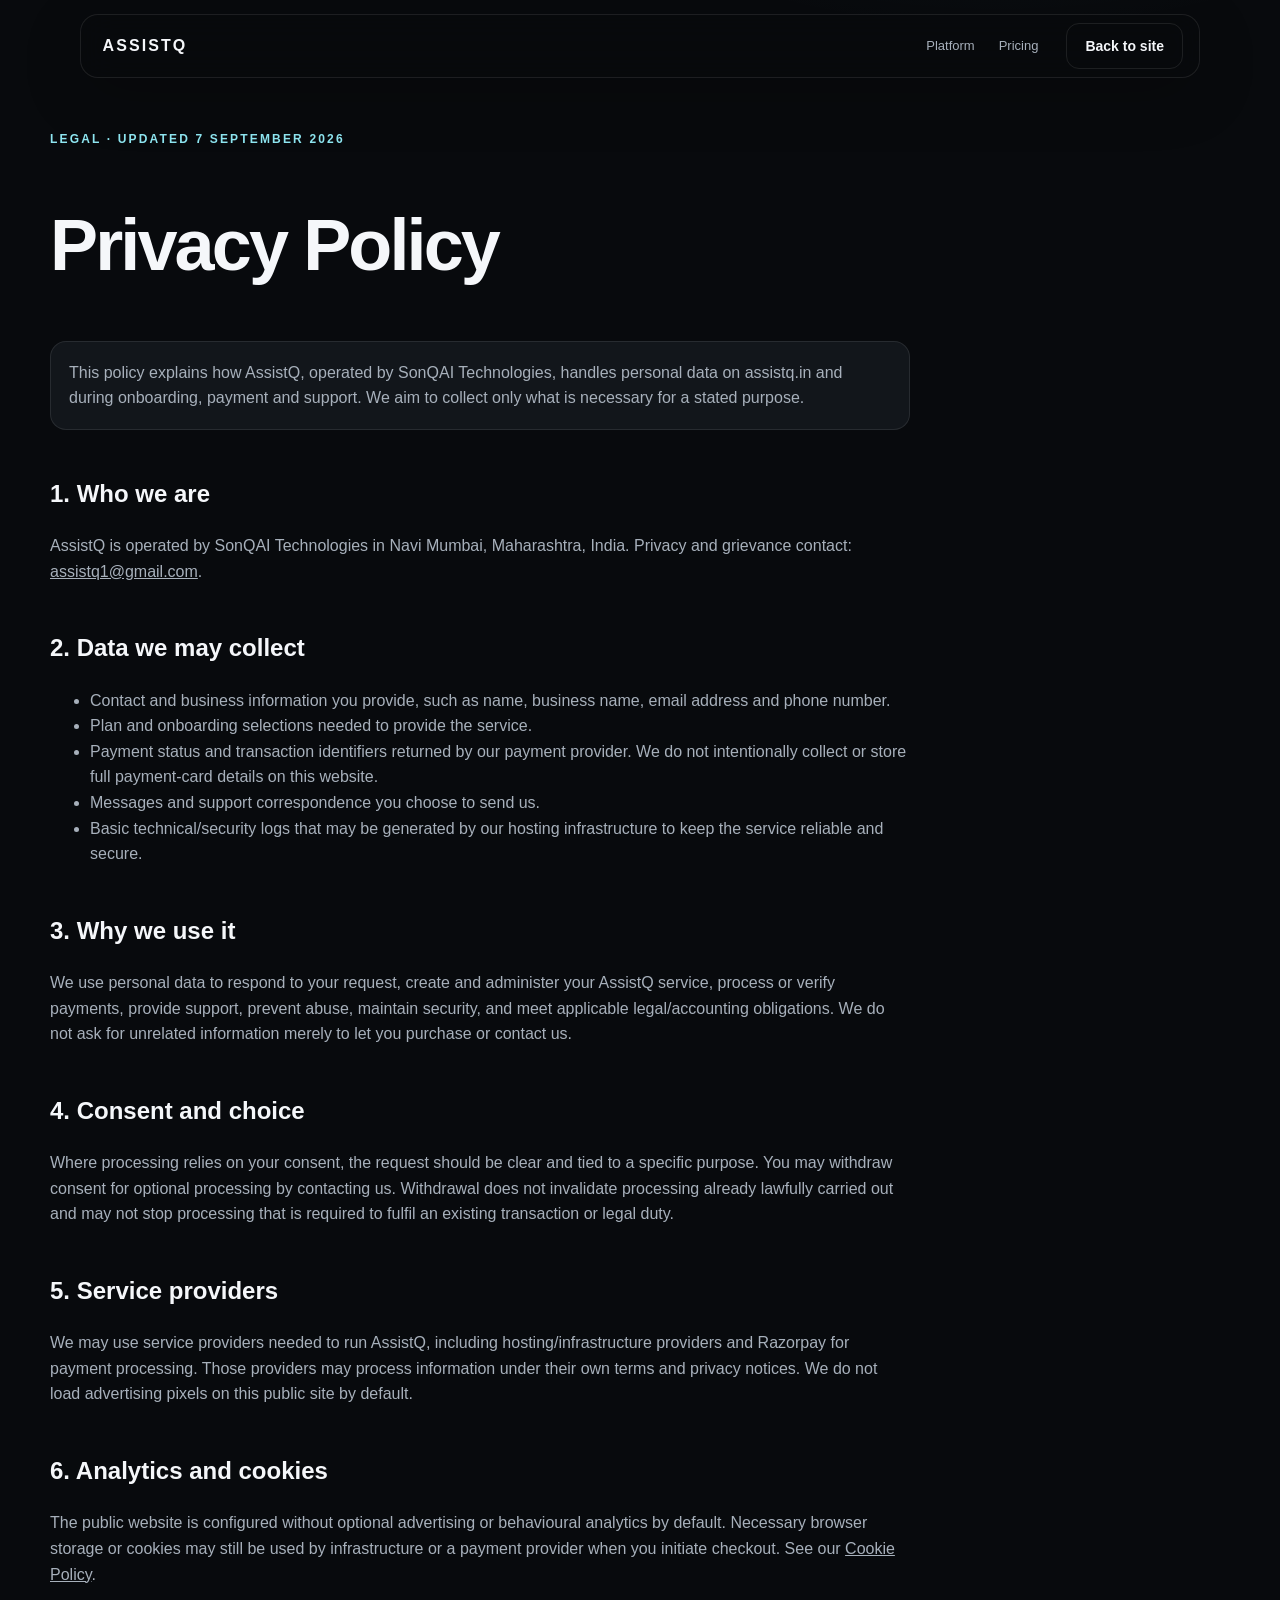
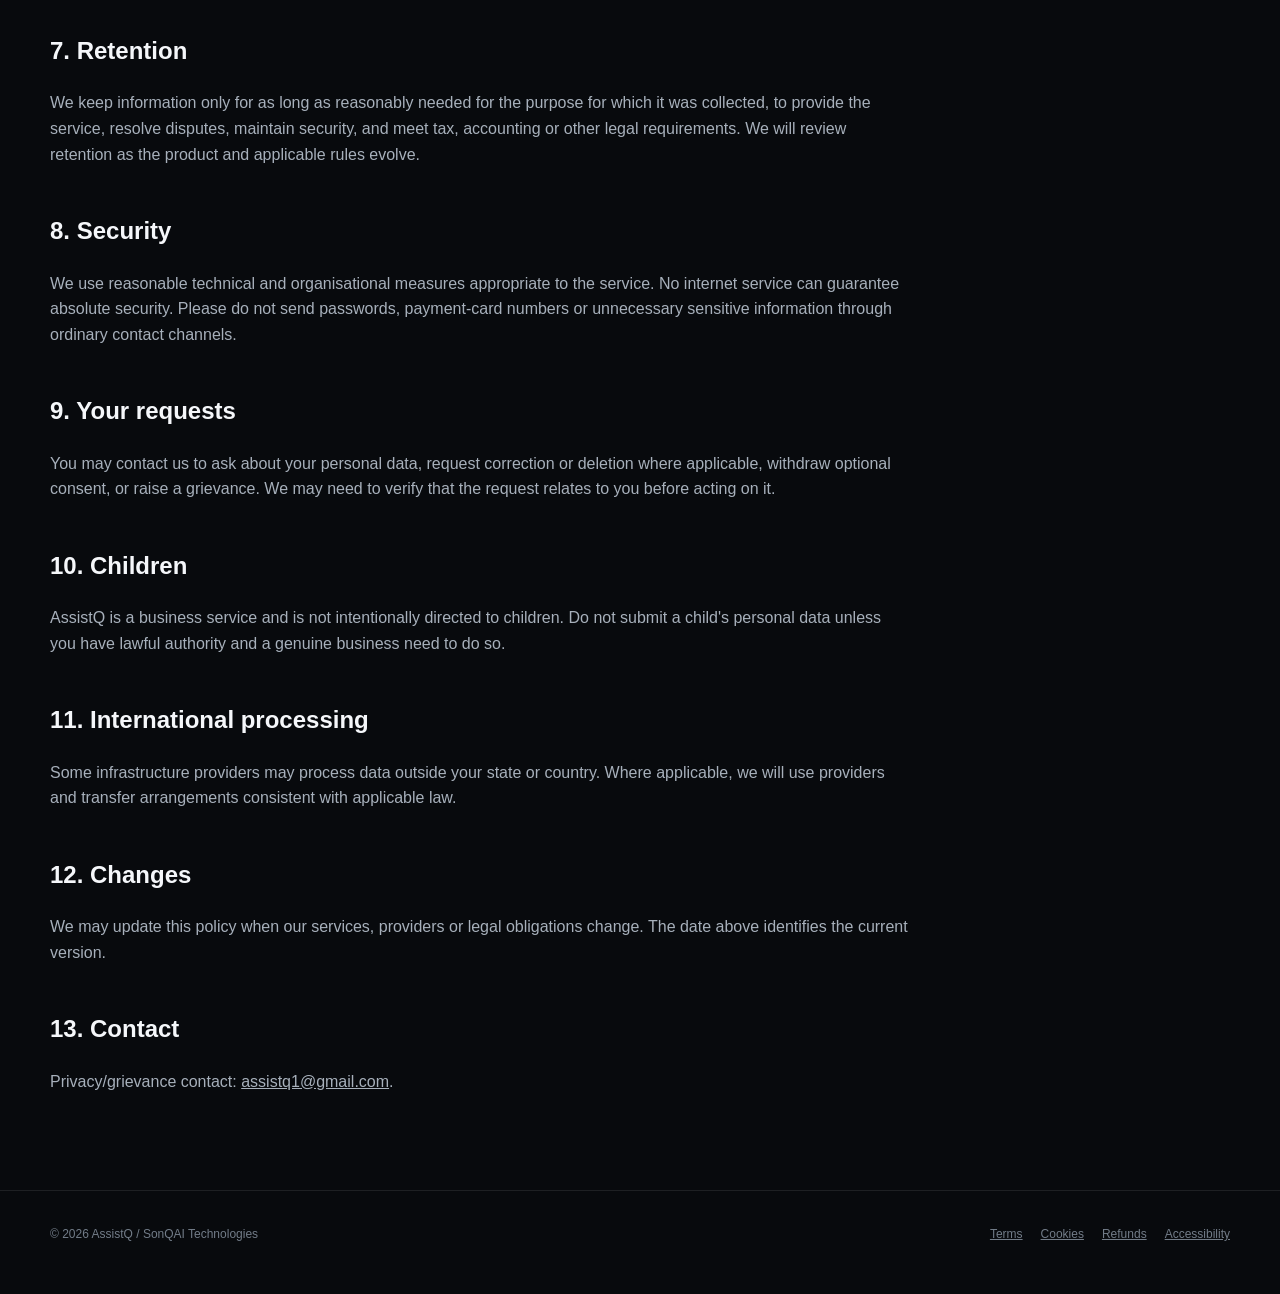
<file: privacy.html>
<!doctype html><html lang="en-IN"><head><meta charset="utf-8"><meta name="viewport" content="width=device-width,initial-scale=1"><title>Privacy Policy — AssistQ</title><meta name="description" content="AssistQ privacy policy"><meta name="robots" content="index,follow"><link rel="canonical" href="https://www.assistq.in/privacy.html"><link rel="stylesheet" href="styles.css"></head><body><a class="skip" href="#main">Skip to content</a><nav class="nav scrolled"><a class="brand" href="index.html">ASSISTQ</a><div class="navlinks"><a href="index.html#platform">Platform</a><a href="index.html#pricing">Pricing</a></div><a class="btn" href="index.html">Back to site</a></nav><main id="main" class="legal"><div class="wrap"><article><div class="eyebrow">Legal · Updated 7 September 2026</div><h1>Privacy Policy</h1><p class="notice">This policy explains how AssistQ, operated by SonQAI Technologies, handles personal data on assistq.in and during onboarding, payment and support. We aim to collect only what is necessary for a stated purpose.</p><h2>1. Who we are</h2><p>AssistQ is operated by SonQAI Technologies in Navi Mumbai, Maharashtra, India. Privacy and grievance contact: <a href="mailto:assistq1@gmail.com">assistq1@gmail.com</a>.</p><h2>2. Data we may collect</h2><ul><li>Contact and business information you provide, such as name, business name, email address and phone number.</li><li>Plan and onboarding selections needed to provide the service.</li><li>Payment status and transaction identifiers returned by our payment provider. We do not intentionally collect or store full payment-card details on this website.</li><li>Messages and support correspondence you choose to send us.</li><li>Basic technical/security logs that may be generated by our hosting infrastructure to keep the service reliable and secure.</li></ul><h2>3. Why we use it</h2><p>We use personal data to respond to your request, create and administer your AssistQ service, process or verify payments, provide support, prevent abuse, maintain security, and meet applicable legal/accounting obligations. We do not ask for unrelated information merely to let you purchase or contact us.</p><h2>4. Consent and choice</h2><p>Where processing relies on your consent, the request should be clear and tied to a specific purpose. You may withdraw consent for optional processing by contacting us. Withdrawal does not invalidate processing already lawfully carried out and may not stop processing that is required to fulfil an existing transaction or legal duty.</p><h2>5. Service providers</h2><p>We may use service providers needed to run AssistQ, including hosting/infrastructure providers and Razorpay for payment processing. Those providers may process information under their own terms and privacy notices. We do not load advertising pixels on this public site by default.</p><h2>6. Analytics and cookies</h2><p>The public website is configured without optional advertising or behavioural analytics by default. Necessary browser storage or cookies may still be used by infrastructure or a payment provider when you initiate checkout. See our <a href="cookies.html">Cookie Policy</a>.</p><h2>7. Retention</h2><p>We keep information only for as long as reasonably needed for the purpose for which it was collected, to provide the service, resolve disputes, maintain security, and meet tax, accounting or other legal requirements. We will review retention as the product and applicable rules evolve.</p><h2>8. Security</h2><p>We use reasonable technical and organisational measures appropriate to the service. No internet service can guarantee absolute security. Please do not send passwords, payment-card numbers or unnecessary sensitive information through ordinary contact channels.</p><h2>9. Your requests</h2><p>You may contact us to ask about your personal data, request correction or deletion where applicable, withdraw optional consent, or raise a grievance. We may need to verify that the request relates to you before acting on it.</p><h2>10. Children</h2><p>AssistQ is a business service and is not intentionally directed to children. Do not submit a child's personal data unless you have lawful authority and a genuine business need to do so.</p><h2>11. International processing</h2><p>Some infrastructure providers may process data outside your state or country. Where applicable, we will use providers and transfer arrangements consistent with applicable law.</p><h2>12. Changes</h2><p>We may update this policy when our services, providers or legal obligations change. The date above identifies the current version.</p><h2>13. Contact</h2><p>Privacy/grievance contact: <a href="mailto:assistq1@gmail.com">assistq1@gmail.com</a>.</p></article></div></main><footer class="footer"><div class="wrap footgrid"><div class="fine">© 2026 AssistQ / SonQAI Technologies</div><div class="footlinks"><a href="terms.html">Terms</a><a href="cookies.html">Cookies</a><a href="refund.html">Refunds</a><a href="accessibility.html">Accessibility</a></div></div></footer></body></html>
</file>
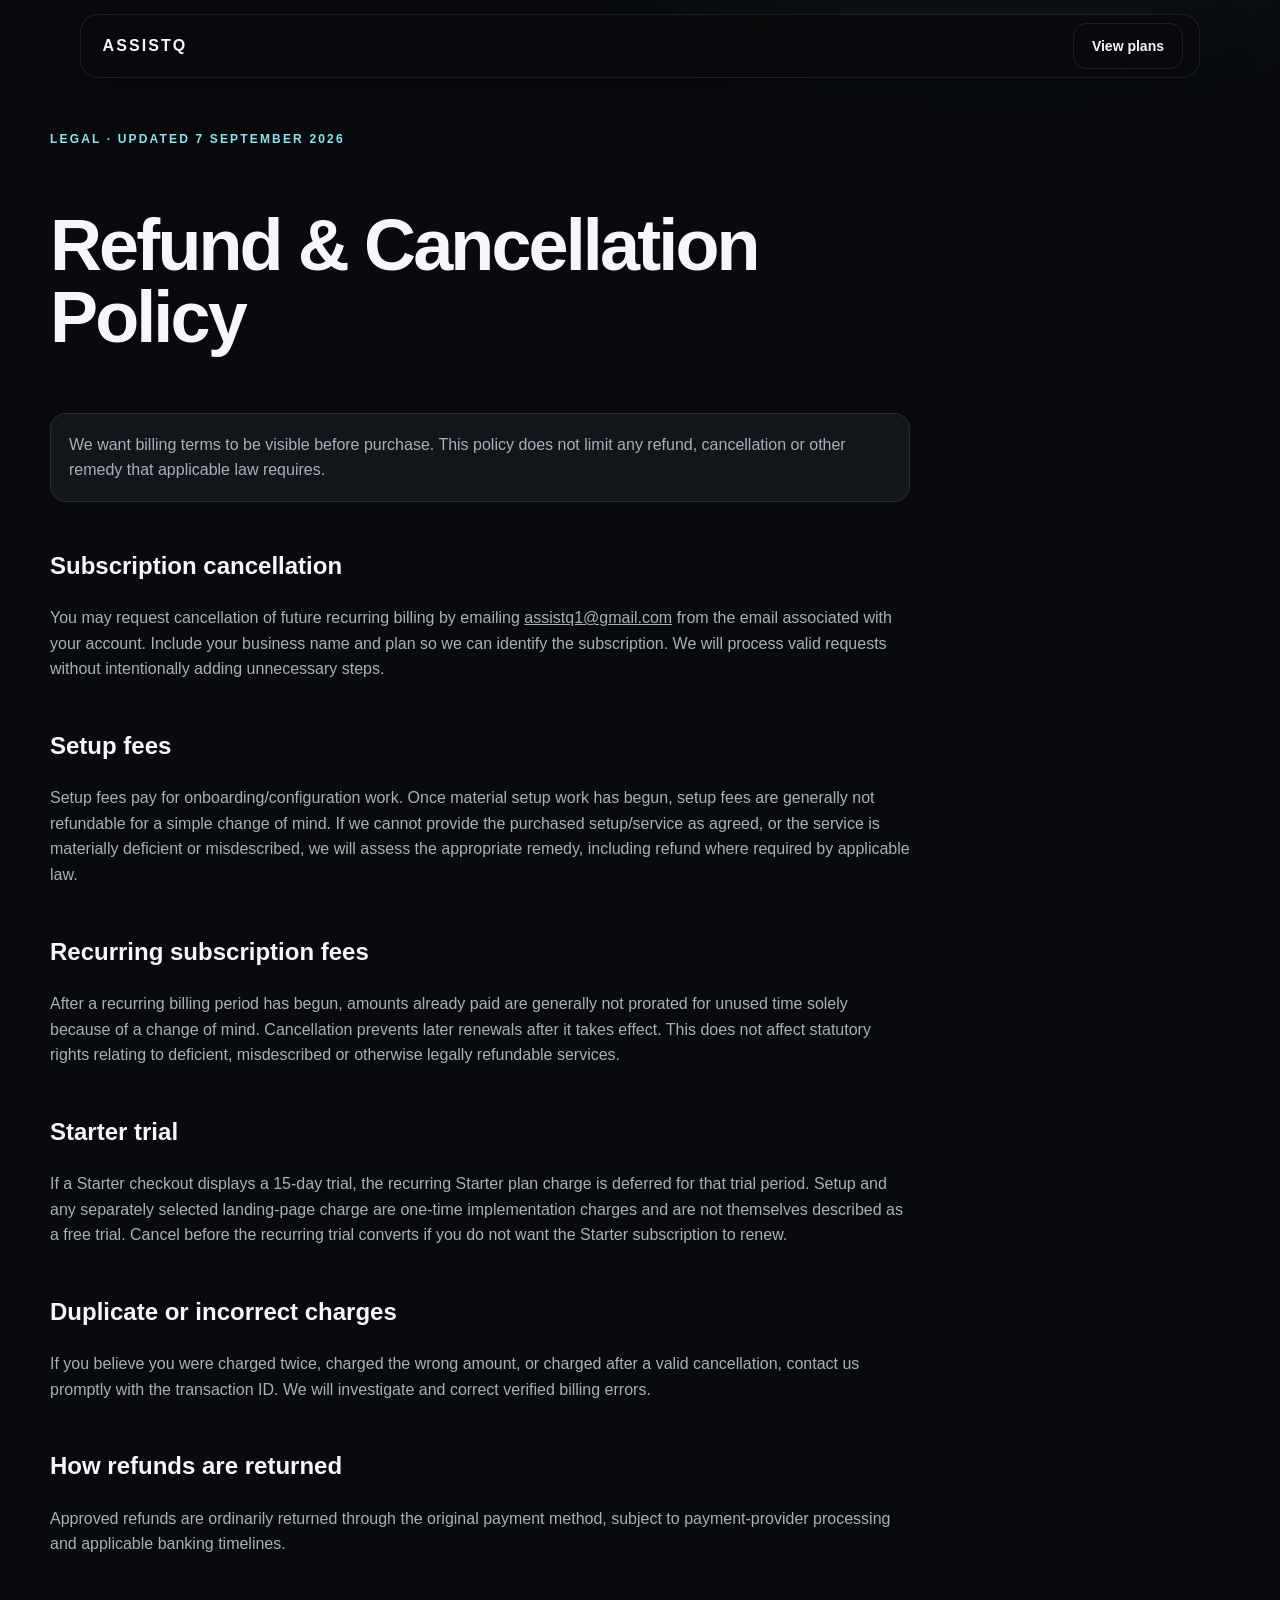
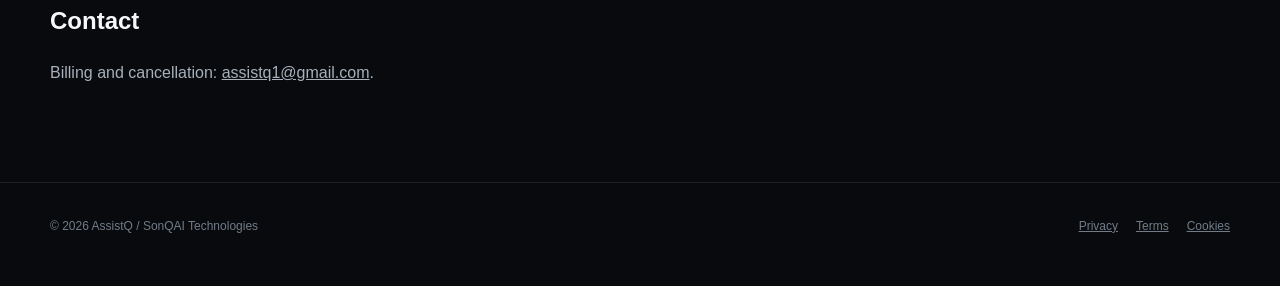
<file: refund.html>
<!doctype html><html lang="en-IN"><head><meta charset="utf-8"><meta name="viewport" content="width=device-width,initial-scale=1"><title>Refund & Cancellation Policy — AssistQ</title><link rel="stylesheet" href="styles.css"></head><body><a class="skip" href="#main">Skip to content</a><nav class="nav scrolled"><a class="brand" href="index.html">ASSISTQ</a><a class="btn" style="margin-left:auto" href="index.html#pricing">View plans</a></nav><main id="main" class="legal"><div class="wrap"><article><div class="eyebrow">Legal · Updated 7 September 2026</div><h1>Refund & Cancellation Policy</h1><p class="notice">We want billing terms to be visible before purchase. This policy does not limit any refund, cancellation or other remedy that applicable law requires.</p><h2>Subscription cancellation</h2><p>You may request cancellation of future recurring billing by emailing <a href="mailto:assistq1@gmail.com?subject=Cancel%20AssistQ%20subscription">assistq1@gmail.com</a> from the email associated with your account. Include your business name and plan so we can identify the subscription. We will process valid requests without intentionally adding unnecessary steps.</p><h2>Setup fees</h2><p>Setup fees pay for onboarding/configuration work. Once material setup work has begun, setup fees are generally not refundable for a simple change of mind. If we cannot provide the purchased setup/service as agreed, or the service is materially deficient or misdescribed, we will assess the appropriate remedy, including refund where required by applicable law.</p><h2>Recurring subscription fees</h2><p>After a recurring billing period has begun, amounts already paid are generally not prorated for unused time solely because of a change of mind. Cancellation prevents later renewals after it takes effect. This does not affect statutory rights relating to deficient, misdescribed or otherwise legally refundable services.</p><h2>Starter trial</h2><p>If a Starter checkout displays a 15-day trial, the recurring Starter plan charge is deferred for that trial period. Setup and any separately selected landing-page charge are one-time implementation charges and are not themselves described as a free trial. Cancel before the recurring trial converts if you do not want the Starter subscription to renew.</p><h2>Duplicate or incorrect charges</h2><p>If you believe you were charged twice, charged the wrong amount, or charged after a valid cancellation, contact us promptly with the transaction ID. We will investigate and correct verified billing errors.</p><h2>How refunds are returned</h2><p>Approved refunds are ordinarily returned through the original payment method, subject to payment-provider processing and applicable banking timelines.</p><h2>Contact</h2><p>Billing and cancellation: <a href="mailto:assistq1@gmail.com">assistq1@gmail.com</a>.</p></article></div></main><footer class="footer"><div class="wrap footgrid"><div class="fine">© 2026 AssistQ / SonQAI Technologies</div><div class="footlinks"><a href="privacy.html">Privacy</a><a href="terms.html">Terms</a><a href="cookies.html">Cookies</a></div></div></footer></body></html>
</file>
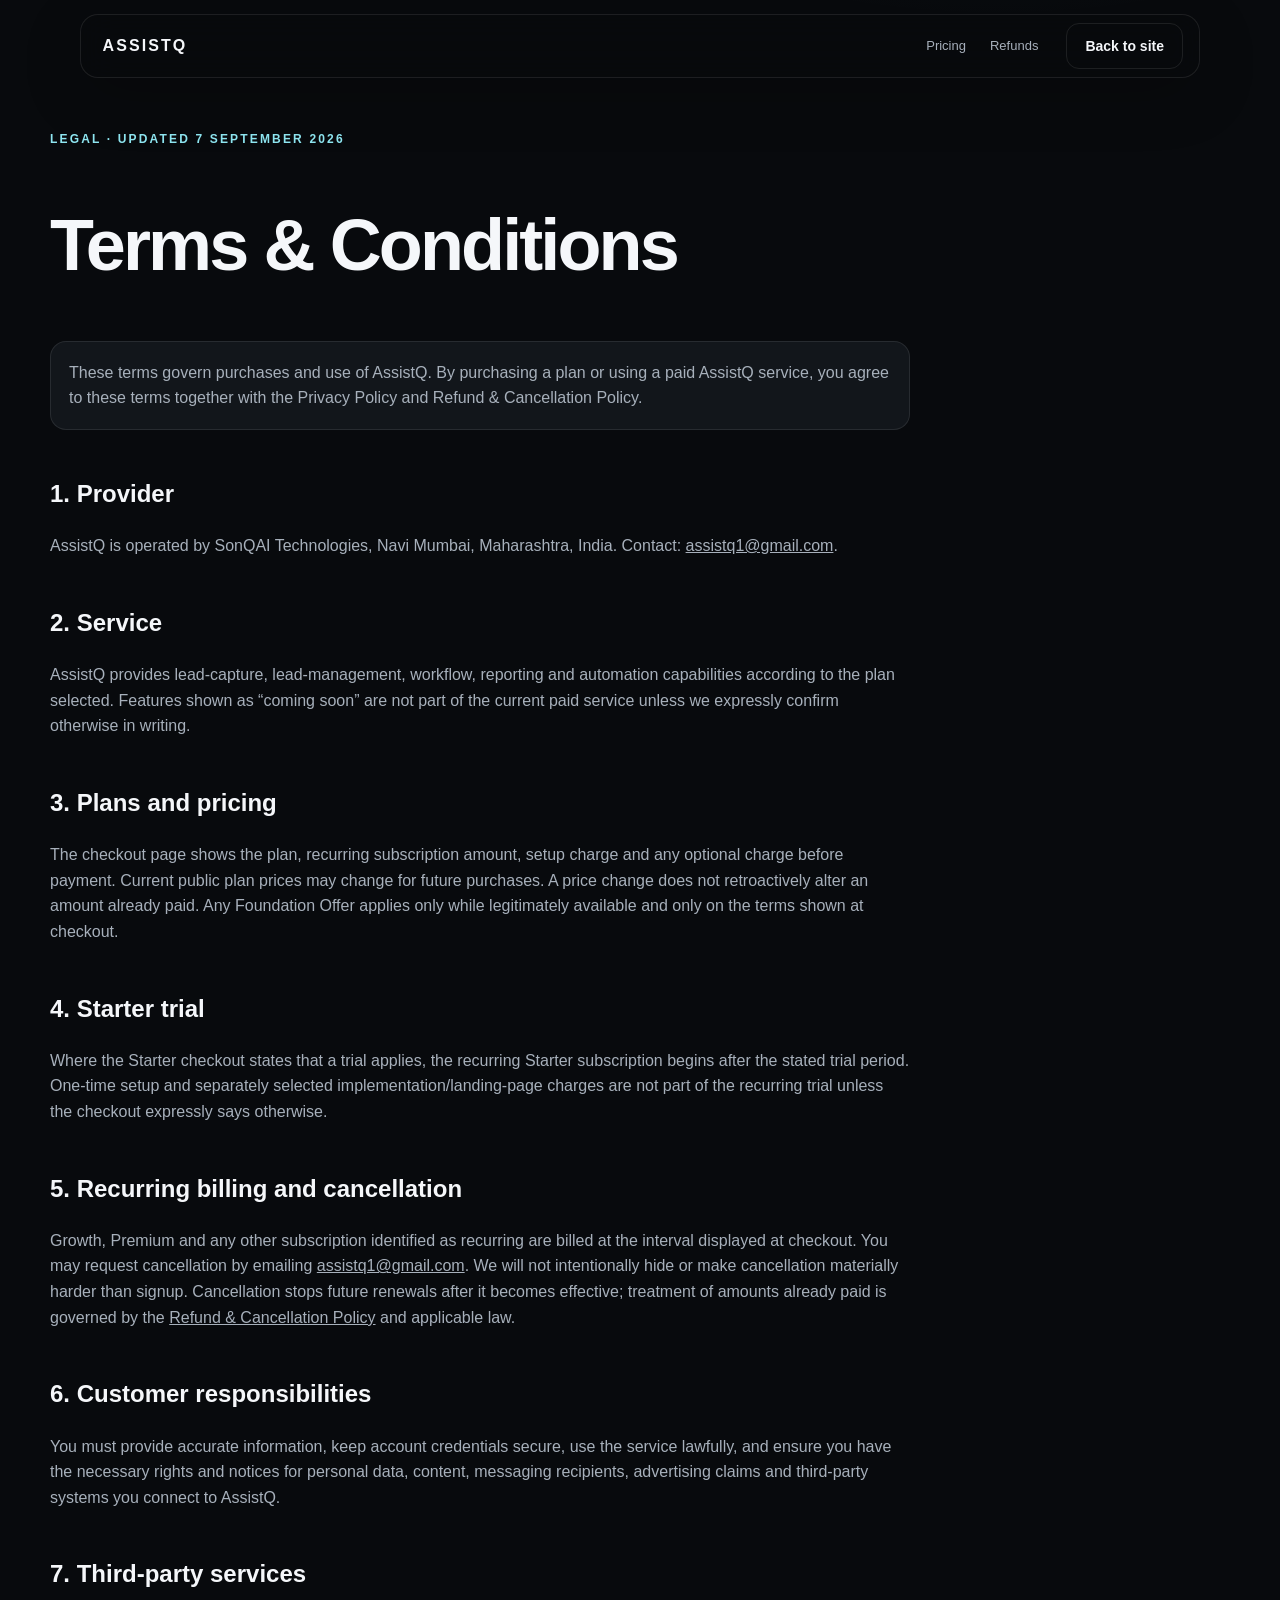
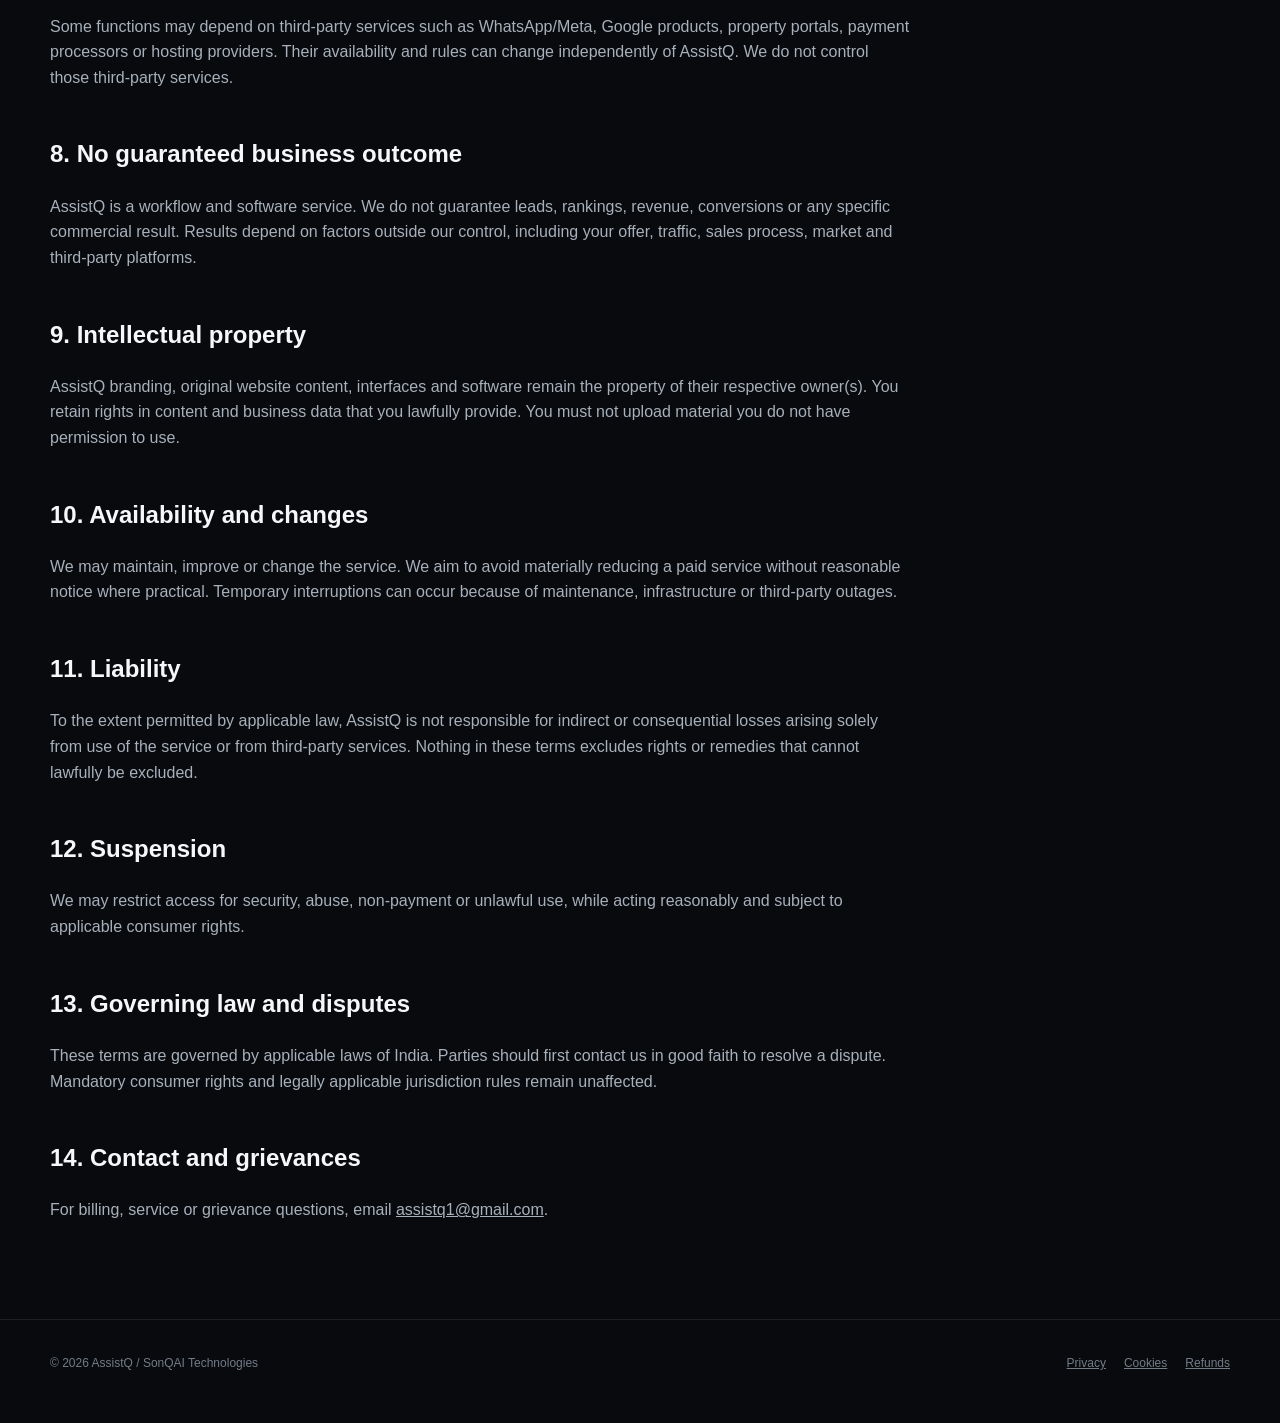
<file: terms.html>
<!doctype html><html lang="en-IN"><head><meta charset="utf-8"><meta name="viewport" content="width=device-width,initial-scale=1"><title>Terms & Conditions — AssistQ</title><meta name="description" content="AssistQ terms and conditions"><link rel="canonical" href="https://www.assistq.in/terms.html"><link rel="stylesheet" href="styles.css"></head><body><a class="skip" href="#main">Skip to content</a><nav class="nav scrolled"><a class="brand" href="index.html">ASSISTQ</a><div class="navlinks"><a href="index.html#pricing">Pricing</a><a href="refund.html">Refunds</a></div><a class="btn" href="index.html">Back to site</a></nav><main id="main" class="legal"><div class="wrap"><article><div class="eyebrow">Legal · Updated 7 September 2026</div><h1>Terms & Conditions</h1><p class="notice">These terms govern purchases and use of AssistQ. By purchasing a plan or using a paid AssistQ service, you agree to these terms together with the Privacy Policy and Refund & Cancellation Policy.</p><h2>1. Provider</h2><p>AssistQ is operated by SonQAI Technologies, Navi Mumbai, Maharashtra, India. Contact: <a href="mailto:assistq1@gmail.com">assistq1@gmail.com</a>.</p><h2>2. Service</h2><p>AssistQ provides lead-capture, lead-management, workflow, reporting and automation capabilities according to the plan selected. Features shown as “coming soon” are not part of the current paid service unless we expressly confirm otherwise in writing.</p><h2>3. Plans and pricing</h2><p>The checkout page shows the plan, recurring subscription amount, setup charge and any optional charge before payment. Current public plan prices may change for future purchases. A price change does not retroactively alter an amount already paid. Any Foundation Offer applies only while legitimately available and only on the terms shown at checkout.</p><h2>4. Starter trial</h2><p>Where the Starter checkout states that a trial applies, the recurring Starter subscription begins after the stated trial period. One-time setup and separately selected implementation/landing-page charges are not part of the recurring trial unless the checkout expressly says otherwise.</p><h2>5. Recurring billing and cancellation</h2><p>Growth, Premium and any other subscription identified as recurring are billed at the interval displayed at checkout. You may request cancellation by emailing <a href="mailto:assistq1@gmail.com?subject=Cancel%20AssistQ%20subscription">assistq1@gmail.com</a>. We will not intentionally hide or make cancellation materially harder than signup. Cancellation stops future renewals after it becomes effective; treatment of amounts already paid is governed by the <a href="refund.html">Refund & Cancellation Policy</a> and applicable law.</p><h2>6. Customer responsibilities</h2><p>You must provide accurate information, keep account credentials secure, use the service lawfully, and ensure you have the necessary rights and notices for personal data, content, messaging recipients, advertising claims and third-party systems you connect to AssistQ.</p><h2>7. Third-party services</h2><p>Some functions may depend on third-party services such as WhatsApp/Meta, Google products, property portals, payment processors or hosting providers. Their availability and rules can change independently of AssistQ. We do not control those third-party services.</p><h2>8. No guaranteed business outcome</h2><p>AssistQ is a workflow and software service. We do not guarantee leads, rankings, revenue, conversions or any specific commercial result. Results depend on factors outside our control, including your offer, traffic, sales process, market and third-party platforms.</p><h2>9. Intellectual property</h2><p>AssistQ branding, original website content, interfaces and software remain the property of their respective owner(s). You retain rights in content and business data that you lawfully provide. You must not upload material you do not have permission to use.</p><h2>10. Availability and changes</h2><p>We may maintain, improve or change the service. We aim to avoid materially reducing a paid service without reasonable notice where practical. Temporary interruptions can occur because of maintenance, infrastructure or third-party outages.</p><h2>11. Liability</h2><p>To the extent permitted by applicable law, AssistQ is not responsible for indirect or consequential losses arising solely from use of the service or from third-party services. Nothing in these terms excludes rights or remedies that cannot lawfully be excluded.</p><h2>12. Suspension</h2><p>We may restrict access for security, abuse, non-payment or unlawful use, while acting reasonably and subject to applicable consumer rights.</p><h2>13. Governing law and disputes</h2><p>These terms are governed by applicable laws of India. Parties should first contact us in good faith to resolve a dispute. Mandatory consumer rights and legally applicable jurisdiction rules remain unaffected.</p><h2>14. Contact and grievances</h2><p>For billing, service or grievance questions, email <a href="mailto:assistq1@gmail.com">assistq1@gmail.com</a>.</p></article></div></main><footer class="footer"><div class="wrap footgrid"><div class="fine">© 2026 AssistQ / SonQAI Technologies</div><div class="footlinks"><a href="privacy.html">Privacy</a><a href="cookies.html">Cookies</a><a href="refund.html">Refunds</a></div></div></footer></body></html>
</file>
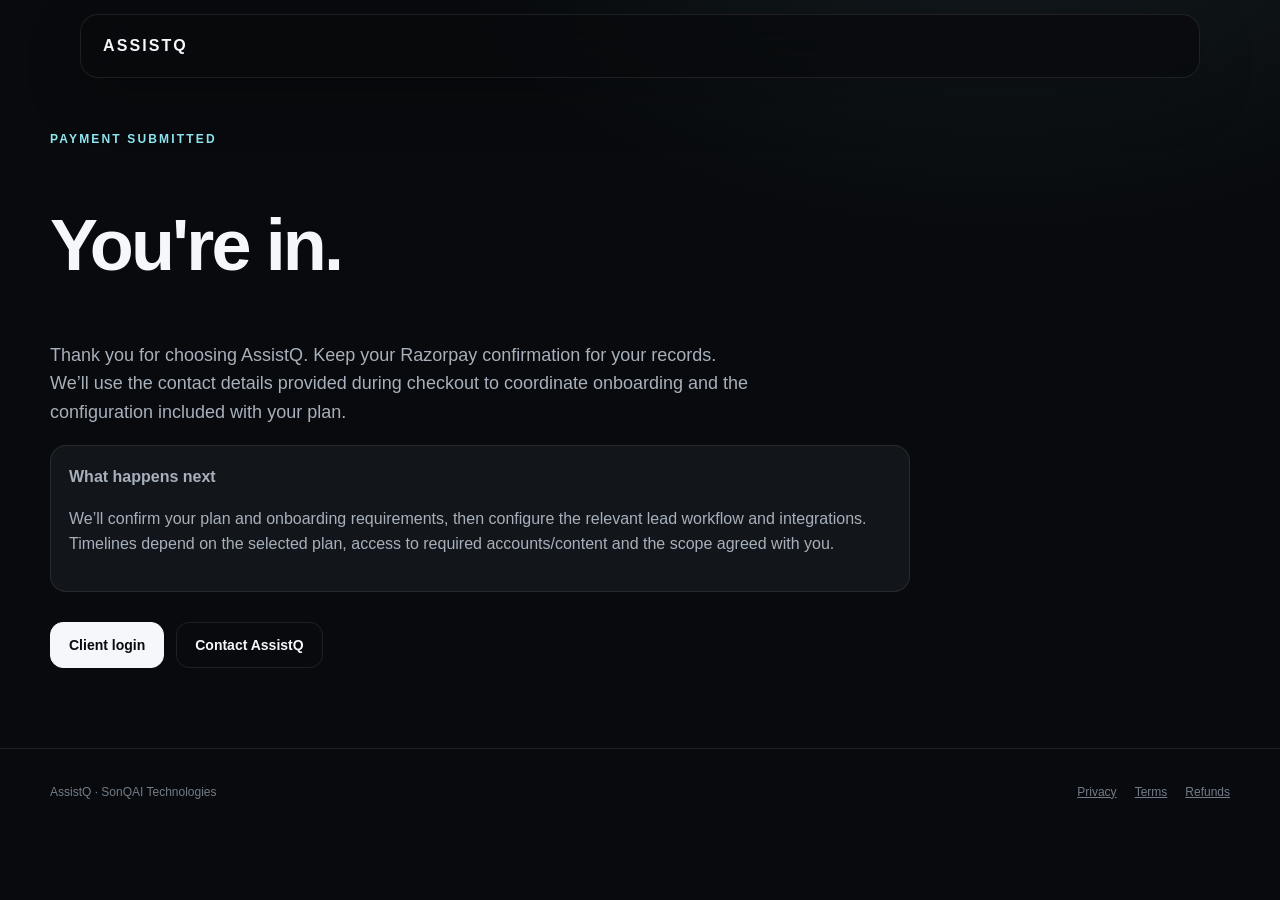
<file: thank-you.html>
<!doctype html><html lang="en-IN"><head><meta charset="utf-8"><meta name="viewport" content="width=device-width,initial-scale=1"><title>Thank you — AssistQ</title><meta name="robots" content="noindex,nofollow"><link rel="stylesheet" href="styles.css"></head><body><nav class="nav scrolled"><a class="brand" href="index.html">ASSISTQ</a></nav><main class="legal" id="main"><div class="wrap"><article><div class="eyebrow">Payment submitted</div><h1>You're in.</h1><p class="sectionIntro">Thank you for choosing AssistQ. Keep your Razorpay confirmation for your records. We’ll use the contact details provided during checkout to coordinate onboarding and the configuration included with your plan.</p><div class="notice"><b>What happens next</b><p>We’ll confirm your plan and onboarding requirements, then configure the relevant lead workflow and integrations. Timelines depend on the selected plan, access to required accounts/content and the scope agreed with you.</p></div><div class="actions"><a class="btn primary" href="https://app.assistq.in">Client login</a><a class="btn" href="mailto:assistq1@gmail.com?subject=AssistQ%20onboarding">Contact AssistQ</a></div></article></div></main><footer class="footer"><div class="wrap footgrid"><div class="fine">AssistQ · SonQAI Technologies</div><div class="footlinks"><a href="privacy.html">Privacy</a><a href="terms.html">Terms</a><a href="refund.html">Refunds</a></div></div></footer></body></html>
</file>
<file: styles.css>
:root{--bg:#080a0d;--bg2:#0d1014;--surface:#12161b;--surface2:#161c23;--text:#f5f7fa;--muted:#a7b0bb;--faint:#727c88;--accent:#8fe7f2;--accent2:#c8f7fb;--border:rgba(255,255,255,.09);--shadow:0 30px 80px rgba(0,0,0,.38);--radius:24px;--max:1180px}
*{box-sizing:border-box}html{scroll-behavior:smooth;background:var(--bg)}body{margin:0;background:radial-gradient(900px 520px at 78% -10%,rgba(143,231,242,.08),transparent 62%),var(--bg);color:var(--text);font-family:Inter,Manrope,ui-sans-serif,-apple-system,BlinkMacSystemFont,"Segoe UI",sans-serif;line-height:1.6;-webkit-font-smoothing:antialiased}a{color:inherit}button,input{font:inherit}.wrap{width:min(var(--max),calc(100% - 40px));margin:auto}.skip{position:fixed;left:14px;top:-60px;z-index:999;background:var(--text);color:var(--bg);padding:10px 14px;border-radius:10px}.skip:focus{top:14px}.nav{position:fixed;z-index:50;top:14px;left:50%;transform:translateX(-50%);width:min(1120px,calc(100% - 28px));height:64px;padding:0 16px 0 22px;display:flex;align-items:center;gap:28px;border:1px solid transparent;border-radius:18px;transition:.35s}.nav.scrolled{background:rgba(8,10,13,.76);backdrop-filter:blur(18px);border-color:var(--border);box-shadow:0 16px 60px rgba(0,0,0,.2)}.brand{font-weight:850;letter-spacing:.13em;text-decoration:none}.navlinks{display:flex;gap:24px;margin-left:auto}.navlinks a{font-size:13px;color:var(--muted);text-decoration:none}.navlinks a:hover,.navlinks a:focus-visible{color:var(--text)}.btn{display:inline-flex;align-items:center;justify-content:center;gap:8px;min-height:46px;padding:0 18px;border-radius:13px;border:1px solid var(--border);text-decoration:none;font-weight:720;font-size:14px;cursor:pointer;transition:transform .25s,background .25s,border-color .25s}.btn.primary{background:var(--text);color:var(--bg);border-color:var(--text)}.btn:hover{transform:translateY(-2px)}.btn:focus-visible,a:focus-visible,button:focus-visible,input:focus-visible{outline:3px solid rgba(143,231,242,.45);outline-offset:3px}.hero{min-height:100svh;padding:160px 0 96px;display:grid;align-items:center}.heroGrid{display:grid;grid-template-columns:1.05fr .95fr;gap:64px;align-items:center}.eyebrow{font-size:12px;text-transform:uppercase;letter-spacing:.18em;color:var(--accent);font-weight:800}.hero h1,.section h2{letter-spacing:-.045em;line-height:1.02;margin:.4em 0}.hero h1{font-size:clamp(50px,7vw,88px);max-width:850px}.lead{font-size:clamp(18px,2vw,22px);color:var(--muted);max-width:690px}.actions{display:flex;gap:12px;flex-wrap:wrap;margin-top:30px}.micro{font-size:12px;color:var(--faint);margin-top:14px}.command{position:relative;border:1px solid var(--border);background:linear-gradient(145deg,rgba(255,255,255,.045),rgba(255,255,255,.015));border-radius:30px;padding:18px;box-shadow:var(--shadow);overflow:hidden}.command:before{content:"";position:absolute;inset:-40%;background:radial-gradient(circle at var(--mx,50%) var(--my,50%),rgba(143,231,242,.13),transparent 24%);pointer-events:none}.topline{display:flex;justify-content:space-between;align-items:center;padding:4px 4px 15px;color:var(--faint);font-size:12px}.dot{width:7px;height:7px;border-radius:50%;display:inline-block;background:#77e7b0;box-shadow:0 0 16px rgba(119,231,176,.8);margin-right:8px}.leadcard{border:1px solid var(--border);background:rgba(8,10,13,.7);border-radius:18px;padding:20px;margin-bottom:10px}.leadcard strong{display:block;font-size:19px}.row{display:flex;align-items:center;justify-content:space-between;gap:18px}.pill{font-size:11px;padding:6px 9px;border-radius:999px;border:1px solid rgba(143,231,242,.22);color:var(--accent);background:rgba(143,231,242,.06)}.metricGrid{display:grid;grid-template-columns:repeat(3,1fr);gap:10px}.metric{padding:16px;border:1px solid var(--border);border-radius:16px;background:rgba(255,255,255,.02)}.metric span{display:block;color:var(--faint);font-size:11px}.metric b{font-size:16px}.strip{border-block:1px solid var(--border);overflow:hidden}.stripin{min-height:72px;display:flex;align-items:center;justify-content:space-between;gap:24px;color:var(--muted);font-size:13px}.section{padding:120px 0}.section h2{font-size:clamp(38px,5vw,64px);max-width:850px}.sectionIntro{max-width:700px;color:var(--muted);font-size:18px}.story{display:grid;grid-template-columns:.8fr 1.2fr;gap:80px;margin-top:54px}.timeline{border-left:1px solid var(--border);padding-left:30px}.event{padding:0 0 34px;position:relative}.event:before{content:"";position:absolute;width:9px;height:9px;border-radius:50%;background:var(--bg);border:2px solid var(--accent);left:-36px;top:8px}.event time{font-size:12px;color:var(--accent);font-weight:700}.event p{margin:3px 0;color:var(--muted)}.systemFlow{display:grid;grid-template-columns:repeat(6,1fr);gap:10px;margin-top:50px}.node{min-height:148px;padding:18px;border:1px solid var(--border);border-radius:18px;background:rgba(255,255,255,.02);transition:.3s}.node:hover{transform:translateY(-5px);border-color:rgba(143,231,242,.28)}.node b{font-size:12px;letter-spacing:.1em}.node p{font-size:13px;color:var(--muted);margin-top:22px}.dashboard{margin-top:48px;border:1px solid var(--border);border-radius:26px;overflow:hidden;background:#0b0e12;box-shadow:var(--shadow)}.dashbar{display:flex;align-items:center;gap:8px;padding:14px 18px;border-bottom:1px solid var(--border)}.dashbar i{display:block;width:8px;height:8px;border-radius:50%;background:#58616d}.tabs{display:flex;gap:6px;margin-left:20px}.tab{color:var(--faint);background:transparent;border:0;padding:8px 10px;border-radius:9px;cursor:pointer}.tab.active{background:var(--surface2);color:var(--text)}.dashbody{display:grid;grid-template-columns:190px 1fr;min-height:390px}.dashside{border-right:1px solid var(--border);padding:18px}.dashside div{padding:10px;color:var(--faint);font-size:13px}.dashside .on{color:var(--text);background:var(--surface);border-radius:10px}.dashmain{padding:24px}.table{width:100%;border-collapse:collapse}.table th,.table td{text-align:left;padding:14px 10px;border-bottom:1px solid var(--border);font-size:13px}.table th{color:var(--faint);font-size:11px;text-transform:uppercase;letter-spacing:.08em}.featureGrid{display:grid;grid-template-columns:repeat(2,1fr);gap:18px;margin-top:48px}.feature{padding:30px;border-top:1px solid var(--border)}.feature .n{color:var(--accent);font-size:12px}.feature h3{font-size:25px;letter-spacing:-.025em;margin:20px 0 8px}.feature p{color:var(--muted);margin:0}.realestate{display:grid;grid-template-columns:1fr 1fr;gap:60px;align-items:center}.portalStack{position:relative;min-height:410px}.portal{position:absolute;width:70%;padding:20px;border:1px solid var(--border);border-radius:18px;background:rgba(18,22,27,.88);backdrop-filter:blur(14px);box-shadow:var(--shadow)}.portal:nth-child(1){top:10px;left:0}.portal:nth-child(2){top:95px;left:12%}.portal:nth-child(3){top:180px;left:24%}.portal:nth-child(4){top:265px;left:12%}.pricing{display:grid;grid-template-columns:repeat(3,1fr);gap:14px;margin-top:48px}.plan{position:relative;padding:30px;border:1px solid var(--border);border-radius:24px;background:rgba(255,255,255,.02)}.plan.pop{background:linear-gradient(180deg,rgba(143,231,242,.08),rgba(255,255,255,.025));border-color:rgba(143,231,242,.24);transform:translateY(-10px)}.badge{display:inline-block;font-size:10px;letter-spacing:.09em;font-weight:800;color:var(--accent);margin-bottom:18px}.plan h3{font-size:24px;margin:0}.price{font-size:40px;font-weight:780;letter-spacing:-.04em;margin:22px 0 0}.price small{font-size:13px;color:var(--muted);font-weight:500}.setup{font-size:13px;color:var(--muted);margin-bottom:22px}.found{font-size:12px;color:var(--accent);min-height:42px}.plan ul{padding:0;list-style:none;margin:24px 0}.plan li{padding:8px 0;color:var(--muted);font-size:14px}.plan li:before{content:"✓";color:var(--accent);margin-right:9px}.decision{margin-top:24px;padding:28px;border:1px solid var(--border);border-radius:22px}.choices{display:flex;gap:10px;flex-wrap:wrap}.choice{background:transparent;color:var(--muted);border:1px solid var(--border);border-radius:12px;padding:13px;cursor:pointer}.choice:hover,.choice:focus-visible{color:var(--text);border-color:rgba(143,231,242,.3)}.recommend{margin-top:16px;color:var(--accent);font-weight:700}.faq{max-width:820px;margin-top:40px}.faq details{border-bottom:1px solid var(--border);padding:20px 0}.faq summary{cursor:pointer;font-weight:700}.faq p{color:var(--muted)}.final{padding:110px 0;text-align:center}.final h2{margin-inline:auto}.footer{border-top:1px solid var(--border);padding:34px 0 50px}.footgrid{display:flex;justify-content:space-between;gap:30px;align-items:flex-start}.footlinks{display:flex;gap:18px;flex-wrap:wrap}.footlinks a,.fine{color:var(--faint);font-size:12px}.legal{padding:130px 0 80px}.legal article{max-width:860px}.legal h1{font-size:clamp(42px,6vw,72px);letter-spacing:-.04em;line-height:1}.legal h2{margin-top:45px;font-size:24px}.legal p,.legal li{color:var(--muted)}.notice{border:1px solid var(--border);background:var(--surface);padding:18px;border-radius:16px;color:var(--muted)}.consent{display:flex;gap:10px;align-items:flex-start;font-size:12px;color:var(--muted);margin:15px 0}.consent input{margin-top:3px}.cursorDot,.cursorRing{position:fixed;pointer-events:none;z-index:1000;border-radius:50%;transform:translate(-50%,-50%);display:none}.cursorDot{width:5px;height:5px;background:var(--accent)}.cursorRing{width:30px;height:30px;border:1px solid rgba(143,231,242,.36);transition:width .15s,height .15s,background .15s}.cursorRing.hover{width:46px;height:46px;background:rgba(143,231,242,.05)}.reveal{opacity:0;transform:translateY(18px);transition:opacity .7s,transform .7s}.reveal.in{opacity:1;transform:none}@media (pointer:fine) and (min-width:900px){.cursorDot,.cursorRing{display:block}body.cursor-on{cursor:none}body.cursor-on a,body.cursor-on button{cursor:none}}@media(max-width:900px){.navlinks{display:none}.heroGrid,.story,.realestate{grid-template-columns:1fr}.systemFlow{grid-template-columns:repeat(2,1fr)}.pricing{grid-template-columns:1fr}.plan.pop{transform:none}.featureGrid{grid-template-columns:1fr}.dashbody{grid-template-columns:1fr}.dashside{display:none}.metricGrid{grid-template-columns:1fr}.hero{padding-top:130px}.section{padding:86px 0}.stripin{justify-content:flex-start;overflow:auto}.footgrid{flex-direction:column}.portalStack{min-height:380px}}@media(max-width:560px){.wrap{width:min(100% - 28px,var(--max))}.hero h1{font-size:48px}.systemFlow{grid-template-columns:1fr}.actions .btn{width:100%}.tabs{overflow:auto}.table th:nth-child(4),.table td:nth-child(4){display:none}}@media(prefers-reduced-motion:reduce){html{scroll-behavior:auto}*,*:before,*:after{animation:none!important;transition:none!important}.reveal{opacity:1;transform:none}.cursorDot,.cursorRing{display:none!important}}

/* AssistQ v14 — chatbot + client portal polish */
.navLogin{color:#c8d0d9;text-decoration:none;font-size:.88rem;transition:color .25s ease,transform .25s ease}
.navLogin:hover{color:#8fe7f2;transform:translateY(-1px)}
.assistq-chat-shell{position:fixed;right:20px;bottom:20px;width:430px;height:680px;z-index:80;pointer-events:none}
.assistq-chat-shell iframe{width:100%;height:100%;border:0;background:transparent;pointer-events:auto;filter:drop-shadow(0 24px 50px rgba(0,0,0,.28))}
@media(max-width:700px){.navLogin{display:inline-flex}.assistq-chat-shell{right:8px;bottom:8px;width:min(100vw - 16px,430px);height:min(76vh,650px)}}

/* contact + demo modal */
.contactGrid{display:grid;grid-template-columns:1fr 1fr;gap:60px;align-items:start}.contactMeta{display:flex;gap:18px;flex-wrap:wrap;margin-top:26px}.contactMeta a{color:var(--ink);text-decoration:none;border-bottom:1px solid var(--border);padding-bottom:4px}.contactForm{display:grid;gap:14px}.contactForm label{display:grid;gap:7px;font-size:12px;color:var(--inkMuted)}.contactForm label span{font-size:11px;color:var(--inkFaint)}.contactForm input,.contactForm textarea,.contactForm select{width:100%;background:rgba(255,255,255,.035);border:1px solid var(--cardBorder);border-radius:13px;color:var(--ink);padding:12px 13px;outline:none;font:inherit;resize:vertical}.contactForm input:focus,.contactForm textarea:focus,.contactForm select:focus{border-color:var(--gold);box-shadow:0 0 0 3px rgba(203,164,104,.08)}.contactForm .consent{display:flex;grid-template-columns:none;align-items:flex-start;gap:9px;font-size:11px;line-height:1.5}.contactForm .consent input{width:16px;height:16px;flex:0 0 auto;margin-top:1px;accent-color:var(--gold)}.contactForm .consent a{color:var(--ink);text-decoration:underline}.formStatus{min-height:18px;font-size:12px;color:var(--inkMuted)}.modal[hidden]{display:none}.modal{position:fixed;inset:0;z-index:500;display:grid;place-items:center;padding:20px}.modalBackdrop{position:absolute;inset:0;background:rgba(0,0,0,.72);backdrop-filter:blur(10px)}.modalCard{position:relative;z-index:1;width:min(560px,100%);max-height:min(90vh,760px);overflow:auto;padding:30px;border:1px solid var(--cardBorder);border-radius:24px;background:linear-gradient(180deg,rgba(18,22,27,.98),rgba(9,12,15,.98));box-shadow:0 40px 120px rgba(0,0,0,.65)}.modalClose{position:absolute;right:15px;top:13px;width:36px;height:36px;border:1px solid var(--cardBorder);border-radius:50%;background:rgba(255,255,255,.035);color:var(--ink);font-size:22px;cursor:pointer}.modalCard h2{margin:8px 0 10px}.modalCard .sectionIntro{margin-bottom:22px}.modal-open{overflow:hidden}@media(max-width:760px){.contactGrid{grid-template-columns:1fr;gap:35px}.modalCard{padding:23px;border-radius:20px}}

/* ---- AssistQ motion system: service explorer ---- */
.serviceExplorer{display:grid;grid-template-columns:260px 1fr;gap:18px;margin-top:36px}
.serviceRail{display:flex;flex-direction:column;gap:7px;padding:10px;border:1px solid var(--border);background:rgba(255,255,255,.018);border-radius:22px}
.serviceTab{appearance:none;border:1px solid transparent;background:transparent;color:var(--muted);text-align:left;padding:15px 16px;border-radius:15px;cursor:pointer;font:600 13px/1.2 Inter,system-ui;display:flex;align-items:center;gap:12px;transition:transform .35s cubic-bezier(.16,1,.3,1),background .35s ease,color .35s ease,border-color .35s ease}
.serviceTab span{font:700 10px/1 ui-monospace,SFMono-Regular,monospace;opacity:.45}
.serviceTab:hover{color:var(--text);transform:translateX(4px);background:rgba(255,255,255,.025)}
.serviceTab.active{color:var(--text);background:rgba(143,231,242,.06);border-color:rgba(143,231,242,.18);box-shadow:inset 2px 0 0 var(--accent)}
.serviceStage{min-height:390px;position:relative;border:1px solid var(--border);border-radius:26px;overflow:hidden;background:radial-gradient(circle at 80% 15%,rgba(143,231,242,.07),transparent 32%),linear-gradient(135deg,rgba(255,255,255,.025),rgba(255,255,255,.008));}
.serviceStage:before{content:"";position:absolute;width:320px;height:320px;right:-130px;bottom:-150px;border:1px solid rgba(143,231,242,.08);border-radius:50%;box-shadow:0 0 0 70px rgba(143,231,242,.018),0 0 0 140px rgba(143,231,242,.008);pointer-events:none}
.servicePanel{position:absolute;inset:0;padding:42px 44px;opacity:0;transform:translateY(18px) scale(.985);filter:blur(5px);pointer-events:none;transition:opacity .48s ease,transform .58s cubic-bezier(.16,1,.3,1),filter .48s ease}
.servicePanel.active{opacity:1;transform:none;filter:none;pointer-events:auto}
.servicePanelTop{display:flex;align-items:center;gap:12px}
.serviceIcon{display:grid;place-items:center;width:42px;height:42px;border:1px solid rgba(143,231,242,.22);border-radius:13px;background:rgba(143,231,242,.055);font:700 11px ui-monospace,SFMono-Regular,monospace;color:var(--accent)}
.servicePanel h3{font-size:clamp(30px,4vw,52px);line-height:1.04;letter-spacing:-.045em;max-width:680px;margin:30px 0 14px}
.servicePanel p{max-width:620px;color:var(--muted);line-height:1.75;font-size:15px}
.serviceMiniGrid{display:flex;flex-wrap:wrap;gap:8px;margin-top:30px}
.serviceMiniGrid span{border:1px solid var(--border);background:rgba(255,255,255,.025);border-radius:999px;padding:9px 12px;color:#cbd1d8;font-size:12px;transition:transform .3s ease,border-color .3s ease}
.serviceMiniGrid span:hover{transform:translateY(-3px);border-color:rgba(143,231,242,.25)}
@media(max-width:800px){.serviceExplorer{grid-template-columns:1fr}.serviceRail{display:grid;grid-template-columns:repeat(2,1fr)}.serviceStage{min-height:430px}.servicePanel{padding:30px 25px}}
@media(max-width:480px){.serviceRail{grid-template-columns:1fr}.serviceStage{min-height:500px}.servicePanel h3{font-size:31px}}
@media(prefers-reduced-motion:reduce){.serviceTab,.servicePanel,.serviceMiniGrid span{transition:none}}
</file>
